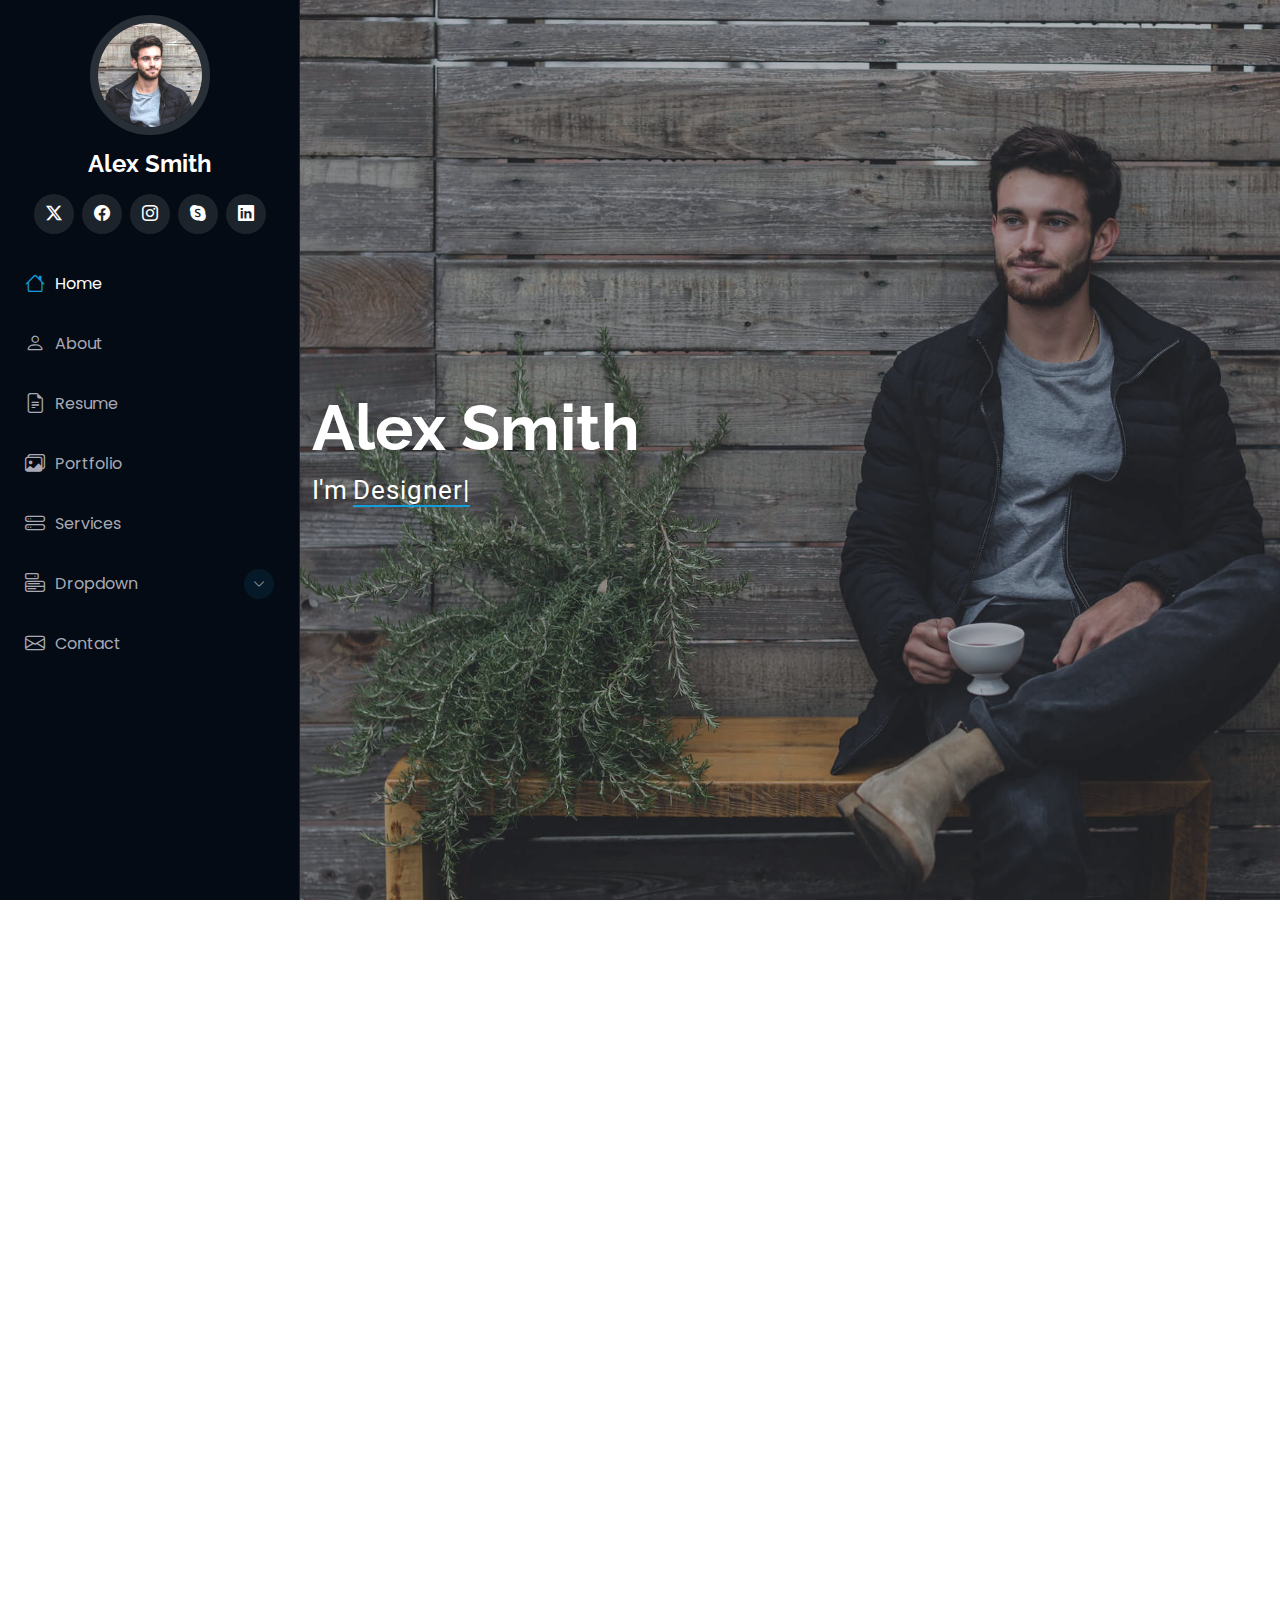
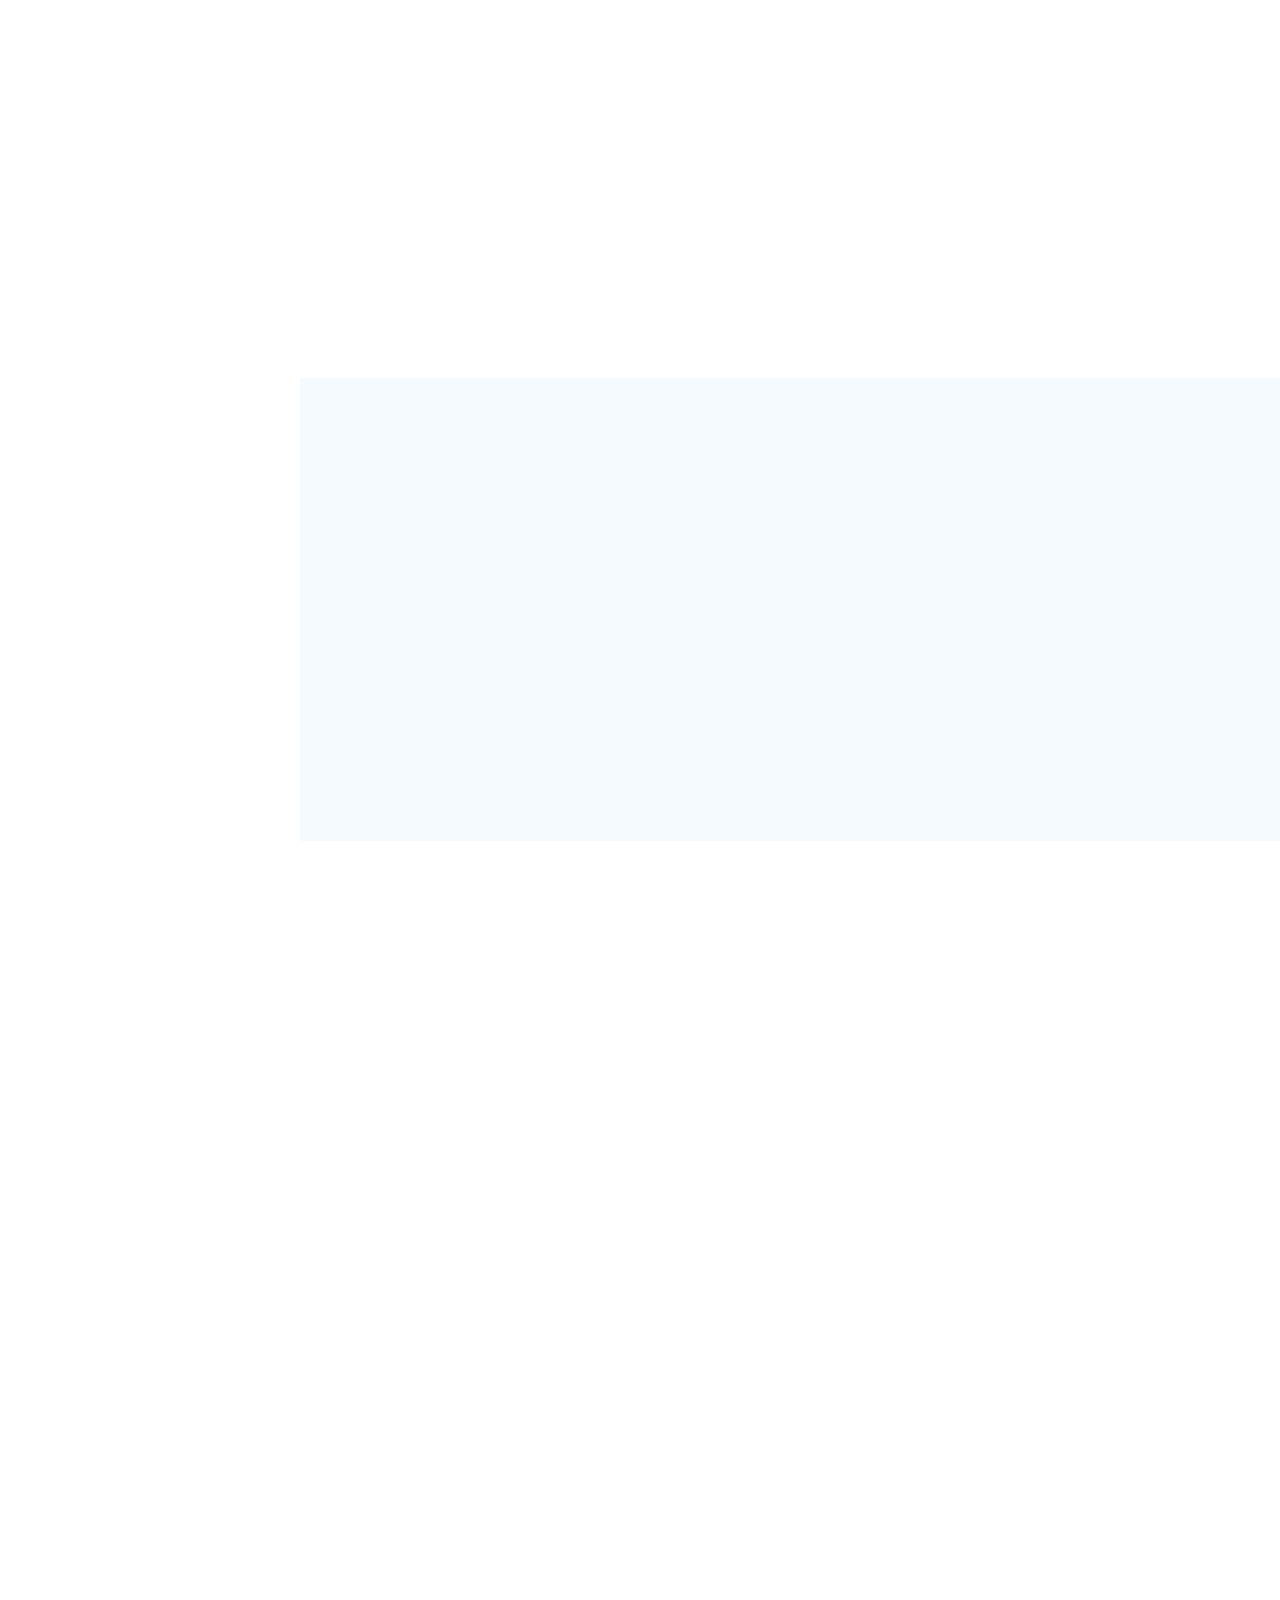
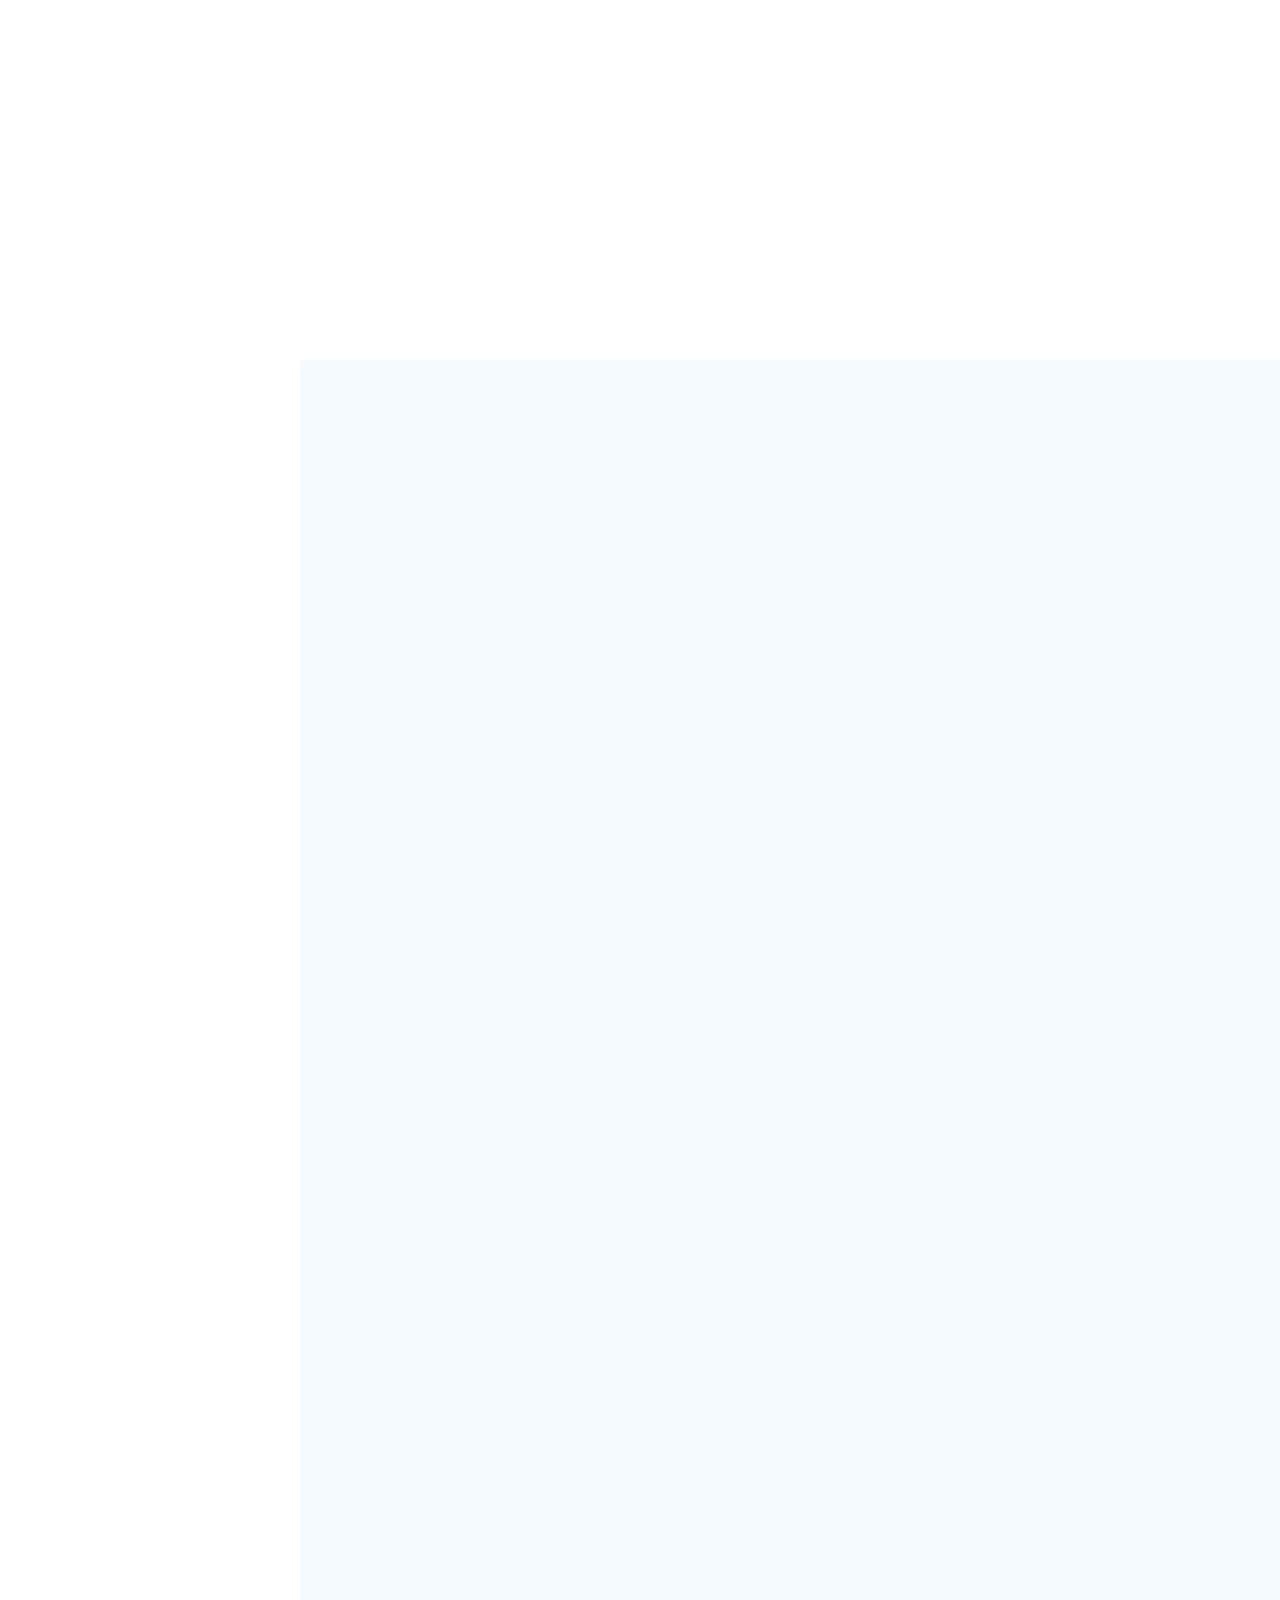
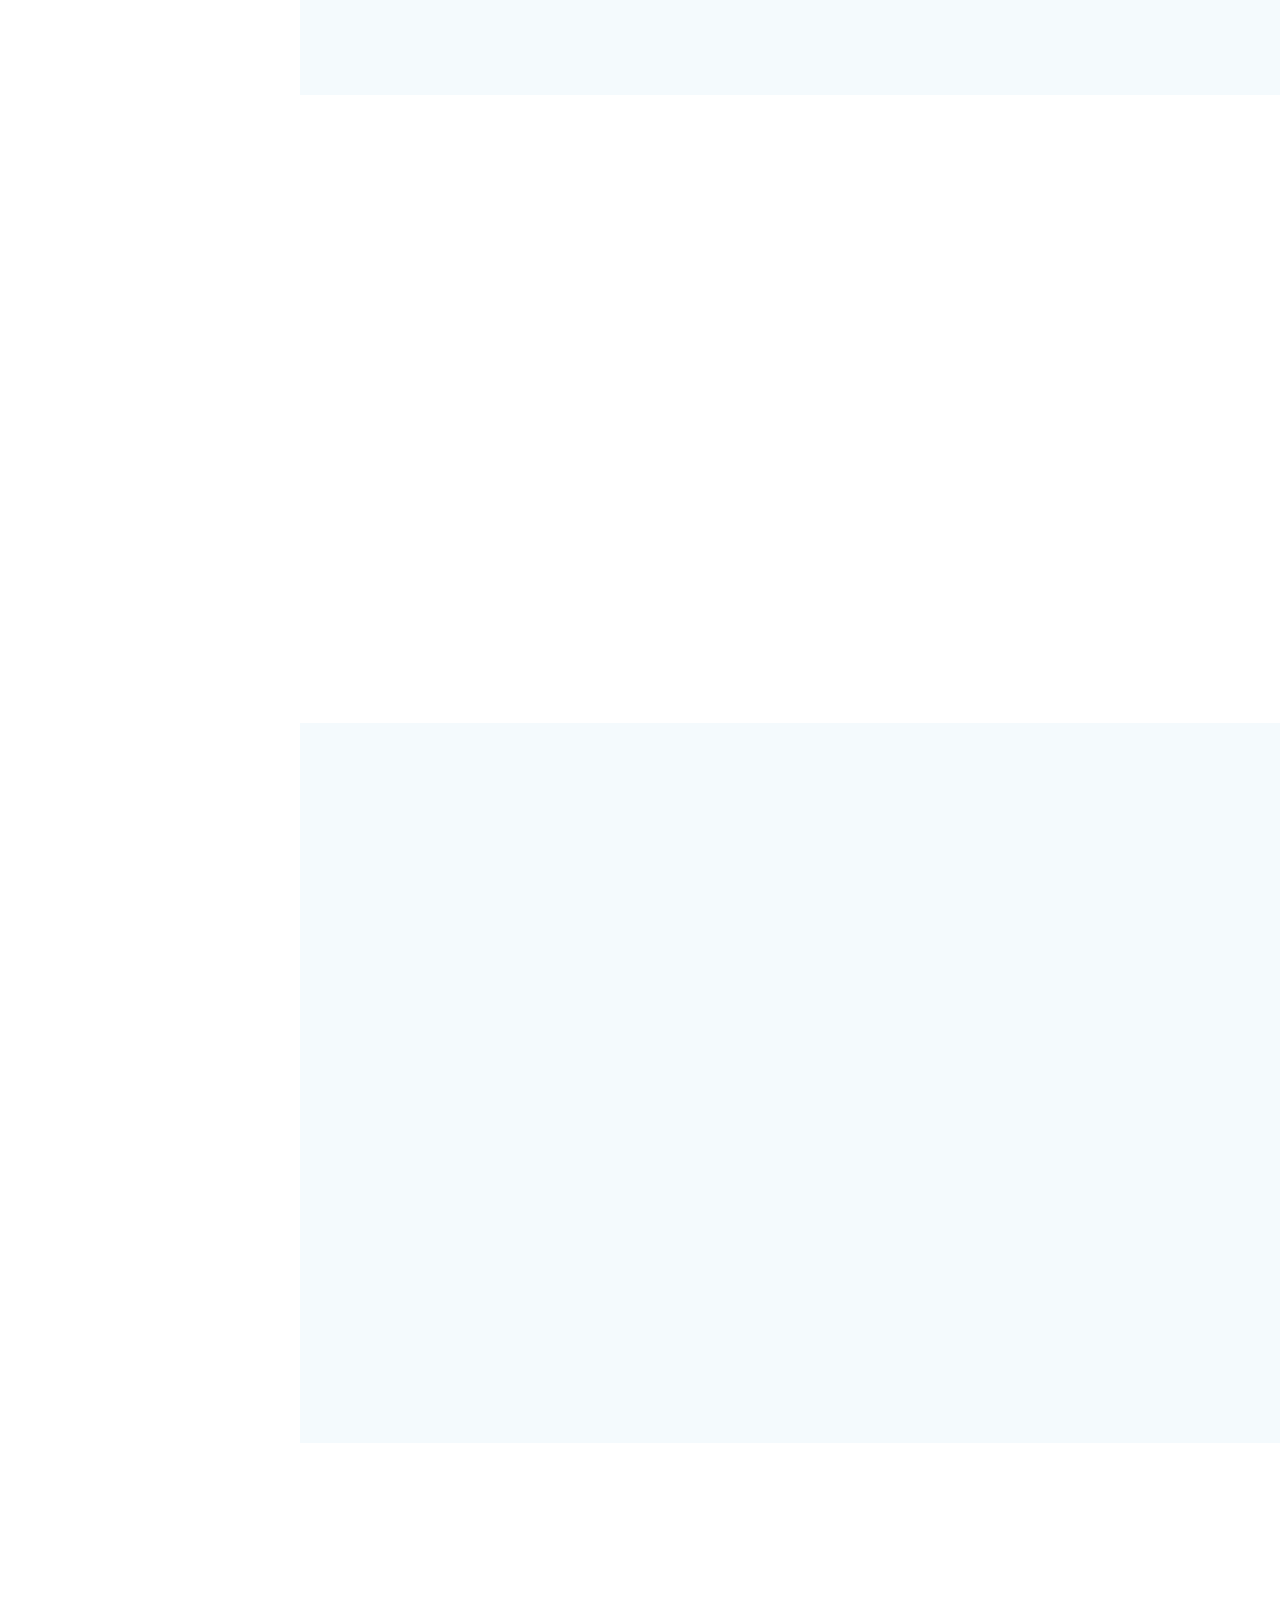
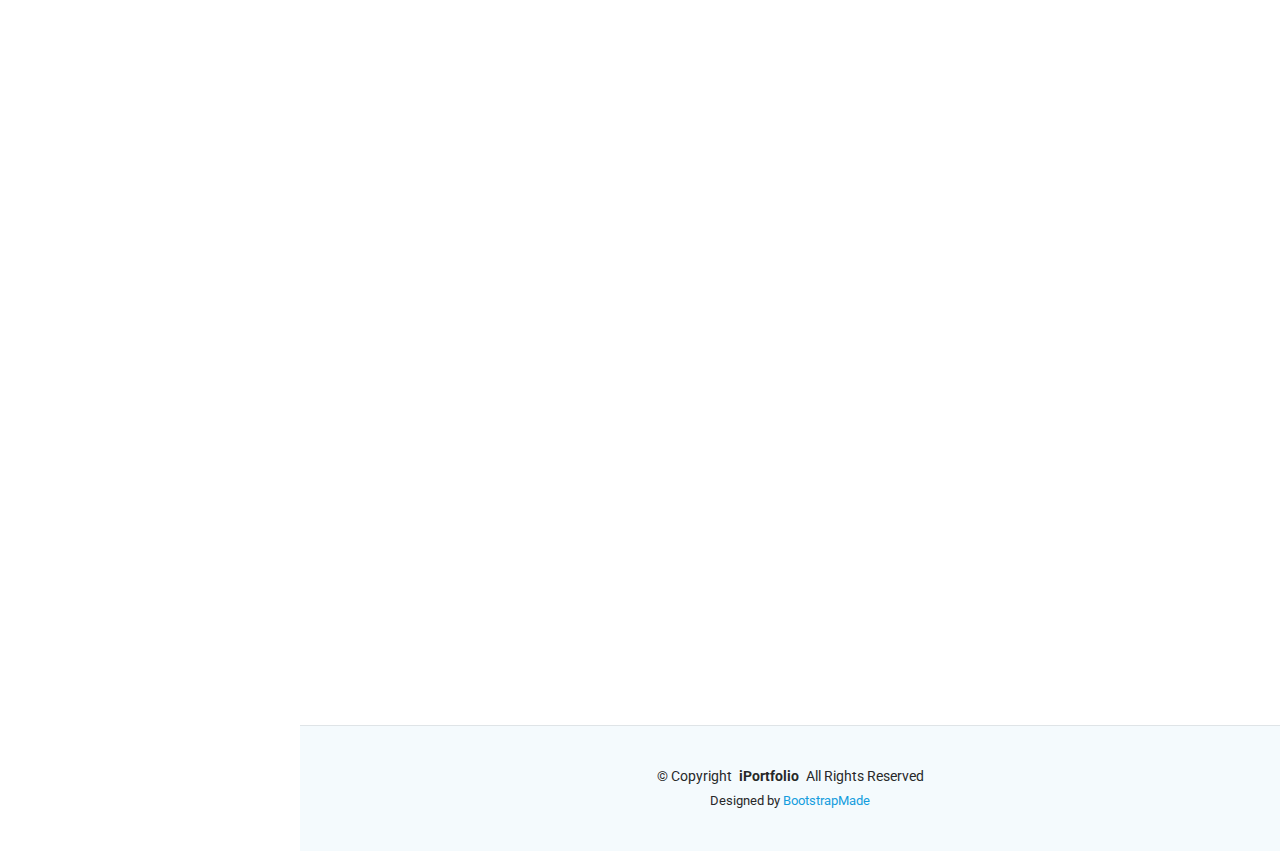
<file: index.html>
<!DOCTYPE html>
<html lang="en">

<head>
  <meta charset="utf-8">
  <meta content="width=device-width, initial-scale=1.0" name="viewport">
  <title>Index - iPortfolio Bootstrap Template</title>
  <meta content="" name="description">
  <meta content="" name="keywords">

  <!-- Favicons -->
  <link href="assets/img/favicon.png" rel="icon">
  <link href="assets/img/apple-touch-icon.png" rel="apple-touch-icon">

  <!-- Fonts -->
  <link href="https://fonts.googleapis.com" rel="preconnect">
  <link href="https://fonts.gstatic.com" rel="preconnect" crossorigin>
  <link href="https://fonts.googleapis.com/css2?family=Roboto:ital,wght@0,100;0,300;0,400;0,500;0,700;0,900;1,100;1,300;1,400;1,500;1,700;1,900&family=Poppins:ital,wght@0,100;0,200;0,300;0,400;0,500;0,600;0,700;0,800;0,900;1,100;1,200;1,300;1,400;1,500;1,600;1,700;1,800;1,900&family=Raleway:ital,wght@0,100;0,200;0,300;0,400;0,500;0,600;0,700;0,800;0,900;1,100;1,200;1,300;1,400;1,500;1,600;1,700;1,800;1,900&display=swap" rel="stylesheet">

  <!-- Vendor CSS Files -->
  <link href="assets/vendor/bootstrap/css/bootstrap.min.css" rel="stylesheet">
  <link href="assets/vendor/bootstrap-icons/bootstrap-icons.css" rel="stylesheet">
  <link href="assets/vendor/aos/aos.css" rel="stylesheet">
  <link href="assets/vendor/glightbox/css/glightbox.min.css" rel="stylesheet">
  <link href="assets/vendor/swiper/swiper-bundle.min.css" rel="stylesheet">

  <!-- Main CSS File -->
  <link href="assets/css/main.css" rel="stylesheet">

  <!-- =======================================================
  * Template Name: iPortfolio
  * Template URL: https://bootstrapmade.com/iportfolio-bootstrap-portfolio-websites-template/
  * Updated: Jun 29 2024 with Bootstrap v5.3.3
  * Author: BootstrapMade.com
  * License: https://bootstrapmade.com/license/
  ======================================================== -->
</head>

<body class="index-page">

  <header id="header" class="header dark-background d-flex flex-column">
    <i class="header-toggle d-xl-none bi bi-list"></i>

    <div class="profile-img">
      <img src="assets/img/my-profile-img.jpg" alt="" class="img-fluid rounded-circle">
    </div>

    <a href="index.html" class="logo d-flex align-items-center justify-content-center">
      <!-- Uncomment the line below if you also wish to use an image logo -->
      <!-- <img src="assets/img/logo.png" alt=""> -->
      <h1 class="sitename">Alex Smith</h1>
    </a>

    <div class="social-links text-center">
      <a href="#" class="twitter"><i class="bi bi-twitter-x"></i></a>
      <a href="#" class="facebook"><i class="bi bi-facebook"></i></a>
      <a href="#" class="instagram"><i class="bi bi-instagram"></i></a>
      <a href="#" class="google-plus"><i class="bi bi-skype"></i></a>
      <a href="#" class="linkedin"><i class="bi bi-linkedin"></i></a>
    </div>

    <nav id="navmenu" class="navmenu">
      <ul>
        <li><a href="#hero" class="active"><i class="bi bi-house navicon"></i>Home</a></li>
        <li><a href="#about"><i class="bi bi-person navicon"></i> About</a></li>
        <li><a href="#resume"><i class="bi bi-file-earmark-text navicon"></i> Resume</a></li>
        <li><a href="#portfolio"><i class="bi bi-images navicon"></i> Portfolio</a></li>
        <li><a href="#services"><i class="bi bi-hdd-stack navicon"></i> Services</a></li>
        <li class="dropdown"><a href="#"><i class="bi bi-menu-button navicon"></i> <span>Dropdown</span> <i class="bi bi-chevron-down toggle-dropdown"></i></a>
          <ul>
            <li><a href="#">Dropdown 1</a></li>
            <li class="dropdown"><a href="#"><span>Deep Dropdown</span> <i class="bi bi-chevron-down toggle-dropdown"></i></a>
              <ul>
                <li><a href="#">Deep Dropdown 1</a></li>
                <li><a href="#">Deep Dropdown 2</a></li>
                <li><a href="#">Deep Dropdown 3</a></li>
                <li><a href="#">Deep Dropdown 4</a></li>
                <li><a href="#">Deep Dropdown 5</a></li>
              </ul>
            </li>
            <li><a href="#">Dropdown 2</a></li>
            <li><a href="#">Dropdown 3</a></li>
            <li><a href="#">Dropdown 4</a></li>
          </ul>
        </li>
        <li><a href="#contact"><i class="bi bi-envelope navicon"></i> Contact</a></li>
      </ul>
    </nav>

  </header>

  <main class="main">

    <!-- Hero Section -->
    <section id="hero" class="hero section dark-background">

      <img src="assets/img/hero-bg.jpg" alt="" data-aos="fade-in" class="">

      <div class="container" data-aos="fade-up" data-aos-delay="100">
        <h2>Alex Smith</h2>
        <p>I'm <span class="typed" data-typed-items="Designer, Developer, Freelancer, Photographer">Designer</span><span class="typed-cursor typed-cursor--blink" aria-hidden="true"></span><span class="typed-cursor typed-cursor--blink" aria-hidden="true"></span></p>
      </div>

    </section><!-- /Hero Section -->

    <!-- About Section -->
    <section id="about" class="about section">

      <!-- Section Title -->
      <div class="container section-title" data-aos="fade-up">
        <h2>About</h2>
        <p>Magnam dolores commodi suscipit. Necessitatibus eius consequatur ex aliquid fuga eum quidem. Sit sint consectetur velit. Quisquam quos quisquam cupiditate. Et nemo qui impedit suscipit alias ea. Quia fugiat sit in iste officiis commodi quidem hic quas.</p>
      </div><!-- End Section Title -->

      <div class="container" data-aos="fade-up" data-aos-delay="100">

        <div class="row gy-4 justify-content-center">
          <div class="col-lg-4">
            <img src="assets/img/my-profile-img.jpg" class="img-fluid" alt="">
          </div>
          <div class="col-lg-8 content">
            <h2>UI/UX Designer &amp; Web Developer.</h2>
            <p class="fst-italic py-3">
              Lorem ipsum dolor sit amet, consectetur adipiscing elit, sed do eiusmod tempor incididunt ut labore et dolore
              magna aliqua.
            </p>
            <div class="row">
              <div class="col-lg-6">
                <ul>
                  <li><i class="bi bi-chevron-right"></i> <strong>Birthday:</strong> <span>1 May 1995</span></li>
                  <li><i class="bi bi-chevron-right"></i> <strong>Website:</strong> <span>www.example.com</span></li>
                  <li><i class="bi bi-chevron-right"></i> <strong>Phone:</strong> <span>+123 456 7890</span></li>
                  <li><i class="bi bi-chevron-right"></i> <strong>City:</strong> <span>New York, USA</span></li>
                </ul>
              </div>
              <div class="col-lg-6">
                <ul>
                  <li><i class="bi bi-chevron-right"></i> <strong>Age:</strong> <span>30</span></li>
                  <li><i class="bi bi-chevron-right"></i> <strong>Degree:</strong> <span>Master</span></li>
                  <li><i class="bi bi-chevron-right"></i> <strong>Email:</strong> <span>email@example.com</span></li>
                  <li><i class="bi bi-chevron-right"></i> <strong>Freelance:</strong> <span>Available</span></li>
                </ul>
              </div>
            </div>
            <p class="py-3">
              Officiis eligendi itaque labore et dolorum mollitia officiis optio vero. Quisquam sunt adipisci omnis et ut. Nulla accusantium dolor incidunt officia tempore. Et eius omnis.
              Cupiditate ut dicta maxime officiis quidem quia. Sed et consectetur qui quia repellendus itaque neque.
            </p>
          </div>
        </div>

      </div>

    </section><!-- /About Section -->

    <!-- Stats Section -->
    <section id="stats" class="stats section">

      <div class="container" data-aos="fade-up" data-aos-delay="100">

        <div class="row gy-4">

          <div class="col-lg-3 col-md-6">
            <div class="stats-item">
              <i class="bi bi-emoji-smile"></i>
              <span data-purecounter-start="0" data-purecounter-end="232" data-purecounter-duration="1" class="purecounter"></span>
              <p><strong>Happy Clients</strong> <span>consequuntur quae</span></p>
            </div>
          </div><!-- End Stats Item -->

          <div class="col-lg-3 col-md-6">
            <div class="stats-item">
              <i class="bi bi-journal-richtext"></i>
              <span data-purecounter-start="0" data-purecounter-end="521" data-purecounter-duration="1" class="purecounter"></span>
              <p><strong>Projects</strong> <span>adipisci atque cum quia aut</span></p>
            </div>
          </div><!-- End Stats Item -->

          <div class="col-lg-3 col-md-6">
            <div class="stats-item">
              <i class="bi bi-headset"></i>
              <span data-purecounter-start="0" data-purecounter-end="1453" data-purecounter-duration="1" class="purecounter"></span>
              <p><strong>Hours Of Support</strong> <span>aut commodi quaerat</span></p>
            </div>
          </div><!-- End Stats Item -->

          <div class="col-lg-3 col-md-6">
            <div class="stats-item">
              <i class="bi bi-people"></i>
              <span data-purecounter-start="0" data-purecounter-end="32" data-purecounter-duration="1" class="purecounter"></span>
              <p><strong>Hard Workers</strong> <span>rerum asperiores dolor</span></p>
            </div>
          </div><!-- End Stats Item -->

        </div>

      </div>

    </section><!-- /Stats Section -->

    <!-- Skills Section -->
    <section id="skills" class="skills section light-background">

      <!-- Section Title -->
      <div class="container section-title" data-aos="fade-up">
        <h2>Skills</h2>
        <p>Necessitatibus eius consequatur ex aliquid fuga eum quidem sint consectetur velit</p>
      </div><!-- End Section Title -->

      <div class="container" data-aos="fade-up" data-aos-delay="100">

        <div class="row skills-content skills-animation">

          <div class="col-lg-6">

            <div class="progress">
              <span class="skill"><span>HTML</span> <i class="val">100%</i></span>
              <div class="progress-bar-wrap">
                <div class="progress-bar" role="progressbar" aria-valuenow="100" aria-valuemin="0" aria-valuemax="100"></div>
              </div>
            </div><!-- End Skills Item -->

            <div class="progress">
              <span class="skill"><span>CSS</span> <i class="val">90%</i></span>
              <div class="progress-bar-wrap">
                <div class="progress-bar" role="progressbar" aria-valuenow="90" aria-valuemin="0" aria-valuemax="100"></div>
              </div>
            </div><!-- End Skills Item -->

            <div class="progress">
              <span class="skill"><span>JavaScript</span> <i class="val">75%</i></span>
              <div class="progress-bar-wrap">
                <div class="progress-bar" role="progressbar" aria-valuenow="75" aria-valuemin="0" aria-valuemax="100"></div>
              </div>
            </div><!-- End Skills Item -->

          </div>

          <div class="col-lg-6">

            <div class="progress">
              <span class="skill"><span>PHP</span> <i class="val">80%</i></span>
              <div class="progress-bar-wrap">
                <div class="progress-bar" role="progressbar" aria-valuenow="80" aria-valuemin="0" aria-valuemax="100"></div>
              </div>
            </div><!-- End Skills Item -->

            <div class="progress">
              <span class="skill"><span>WordPress/CMS</span> <i class="val">90%</i></span>
              <div class="progress-bar-wrap">
                <div class="progress-bar" role="progressbar" aria-valuenow="90" aria-valuemin="0" aria-valuemax="100"></div>
              </div>
            </div><!-- End Skills Item -->

            <div class="progress">
              <span class="skill"><span>Photoshop</span> <i class="val">55%</i></span>
              <div class="progress-bar-wrap">
                <div class="progress-bar" role="progressbar" aria-valuenow="55" aria-valuemin="0" aria-valuemax="100"></div>
              </div>
            </div><!-- End Skills Item -->

          </div>

        </div>

      </div>

    </section><!-- /Skills Section -->

    <!-- Resume Section -->
    <section id="resume" class="resume section">

      <!-- Section Title -->
      <div class="container section-title" data-aos="fade-up">
        <h2>Resume</h2>
        <p>Magnam dolores commodi suscipit. Necessitatibus eius consequatur ex aliquid fuga eum quidem. Sit sint consectetur velit. Quisquam quos quisquam cupiditate. Et nemo qui impedit suscipit alias ea. Quia fugiat sit in iste officiis commodi quidem hic quas.</p>
      </div><!-- End Section Title -->

      <div class="container">

        <div class="row">

          <div class="col-lg-6" data-aos="fade-up" data-aos-delay="100">
            <h3 class="resume-title">Sumary</h3>

            <div class="resume-item pb-0">
              <h4>Brandon Johnson</h4>
              <p><em>Innovative and deadline-driven Graphic Designer with 3+ years of experience designing and developing user-centered digital/print marketing material from initial concept to final, polished deliverable.</em></p>
              <ul>
                <li>Portland par 127,Orlando, FL</li>
                <li>(123) 456-7891</li>
                <li>alice.barkley@example.com</li>
              </ul>
            </div><!-- Edn Resume Item -->

            <h3 class="resume-title">Education</h3>
            <div class="resume-item">
              <h4>Master of Fine Arts &amp; Graphic Design</h4>
              <h5>2015 - 2016</h5>
              <p><em>Rochester Institute of Technology, Rochester, NY</em></p>
              <p>Qui deserunt veniam. Et sed aliquam labore tempore sed quisquam iusto autem sit. Ea vero voluptatum qui ut dignissimos deleniti nerada porti sand markend</p>
            </div><!-- Edn Resume Item -->

            <div class="resume-item">
              <h4>Bachelor of Fine Arts &amp; Graphic Design</h4>
              <h5>2010 - 2014</h5>
              <p><em>Rochester Institute of Technology, Rochester, NY</em></p>
              <p>Quia nobis sequi est occaecati aut. Repudiandae et iusto quae reiciendis et quis Eius vel ratione eius unde vitae rerum voluptates asperiores voluptatem Earum molestiae consequatur neque etlon sader mart dila</p>
            </div><!-- Edn Resume Item -->

          </div>

          <div class="col-lg-6" data-aos="fade-up" data-aos-delay="200">
            <h3 class="resume-title">Professional Experience</h3>
            <div class="resume-item">
              <h4>Senior graphic design specialist</h4>
              <h5>2019 - Present</h5>
              <p><em>Experion, New York, NY </em></p>
              <ul>
                <li>Lead in the design, development, and implementation of the graphic, layout, and production communication materials</li>
                <li>Delegate tasks to the 7 members of the design team and provide counsel on all aspects of the project. </li>
                <li>Supervise the assessment of all graphic materials in order to ensure quality and accuracy of the design</li>
                <li>Oversee the efficient use of production project budgets ranging from $2,000 - $25,000</li>
              </ul>
            </div><!-- Edn Resume Item -->

            <div class="resume-item">
              <h4>Graphic design specialist</h4>
              <h5>2017 - 2018</h5>
              <p><em>Stepping Stone Advertising, New York, NY</em></p>
              <ul>
                <li>Developed numerous marketing programs (logos, brochures,infographics, presentations, and advertisements).</li>
                <li>Managed up to 5 projects or tasks at a given time while under pressure</li>
                <li>Recommended and consulted with clients on the most appropriate graphic design</li>
                <li>Created 4+ design presentations and proposals a month for clients and account managers</li>
              </ul>
            </div><!-- Edn Resume Item -->

          </div>

        </div>

      </div>

    </section><!-- /Resume Section -->

    <!-- Portfolio Section -->
    <section id="portfolio" class="portfolio section light-background">

      <!-- Section Title -->
      <div class="container section-title" data-aos="fade-up">
        <h2>Portfolio</h2>
        <p>Magnam dolores commodi suscipit. Necessitatibus eius consequatur ex aliquid fuga eum quidem. Sit sint consectetur velit. Quisquam quos quisquam cupiditate. Et nemo qui impedit suscipit alias ea. Quia fugiat sit in iste officiis commodi quidem hic quas.</p>
      </div><!-- End Section Title -->

      <div class="container">

        <div class="isotope-layout" data-default-filter="*" data-layout="masonry" data-sort="original-order">

          <ul class="portfolio-filters isotope-filters" data-aos="fade-up" data-aos-delay="100">
            <li data-filter="*" class="filter-active">All</li>
            <li data-filter=".filter-app">App</li>
            <li data-filter=".filter-product">Product</li>
            <li data-filter=".filter-branding">Branding</li>
            <li data-filter=".filter-books">Books</li>
          </ul><!-- End Portfolio Filters -->

          <div class="row gy-4 isotope-container" data-aos="fade-up" data-aos-delay="200">

            <div class="col-lg-4 col-md-6 portfolio-item isotope-item filter-app">
              <div class="portfolio-content h-100">
                <img src="assets/img/portfolio/app-1.jpg" class="img-fluid" alt="">
                <div class="portfolio-info">
                  <h4>App 1</h4>
                  <p>Lorem ipsum, dolor sit amet consectetur</p>
                  <a href="assets/img/portfolio/app-1.jpg" title="App 1" data-gallery="portfolio-gallery-app" class="glightbox preview-link"><i class="bi bi-zoom-in"></i></a>
                  <a href="portfolio-details.html" title="More Details" class="details-link"><i class="bi bi-link-45deg"></i></a>
                </div>
              </div>
            </div><!-- End Portfolio Item -->

            <div class="col-lg-4 col-md-6 portfolio-item isotope-item filter-product">
              <div class="portfolio-content h-100">
                <img src="assets/img/portfolio/product-1.jpg" class="img-fluid" alt="">
                <div class="portfolio-info">
                  <h4>Product 1</h4>
                  <p>Lorem ipsum, dolor sit amet consectetur</p>
                  <a href="assets/img/portfolio/product-1.jpg" title="Product 1" data-gallery="portfolio-gallery-product" class="glightbox preview-link"><i class="bi bi-zoom-in"></i></a>
                  <a href="portfolio-details.html" title="More Details" class="details-link"><i class="bi bi-link-45deg"></i></a>
                </div>
              </div>
            </div><!-- End Portfolio Item -->

            <div class="col-lg-4 col-md-6 portfolio-item isotope-item filter-branding">
              <div class="portfolio-content h-100">
                <img src="assets/img/portfolio/branding-1.jpg" class="img-fluid" alt="">
                <div class="portfolio-info">
                  <h4>Branding 1</h4>
                  <p>Lorem ipsum, dolor sit amet consectetur</p>
                  <a href="assets/img/portfolio/branding-1.jpg" title="Branding 1" data-gallery="portfolio-gallery-branding" class="glightbox preview-link"><i class="bi bi-zoom-in"></i></a>
                  <a href="portfolio-details.html" title="More Details" class="details-link"><i class="bi bi-link-45deg"></i></a>
                </div>
              </div>
            </div><!-- End Portfolio Item -->

            <div class="col-lg-4 col-md-6 portfolio-item isotope-item filter-books">
              <div class="portfolio-content h-100">
                <img src="assets/img/portfolio/books-1.jpg" class="img-fluid" alt="">
                <div class="portfolio-info">
                  <h4>Books 1</h4>
                  <p>Lorem ipsum, dolor sit amet consectetur</p>
                  <a href="assets/img/portfolio/books-1.jpg" title="Branding 1" data-gallery="portfolio-gallery-book" class="glightbox preview-link"><i class="bi bi-zoom-in"></i></a>
                  <a href="portfolio-details.html" title="More Details" class="details-link"><i class="bi bi-link-45deg"></i></a>
                </div>
              </div>
            </div><!-- End Portfolio Item -->

            <div class="col-lg-4 col-md-6 portfolio-item isotope-item filter-app">
              <div class="portfolio-content h-100">
                <img src="assets/img/portfolio/app-2.jpg" class="img-fluid" alt="">
                <div class="portfolio-info">
                  <h4>App 2</h4>
                  <p>Lorem ipsum, dolor sit amet consectetur</p>
                  <a href="assets/img/portfolio/app-2.jpg" title="App 2" data-gallery="portfolio-gallery-app" class="glightbox preview-link"><i class="bi bi-zoom-in"></i></a>
                  <a href="portfolio-details.html" title="More Details" class="details-link"><i class="bi bi-link-45deg"></i></a>
                </div>
              </div>
            </div><!-- End Portfolio Item -->

            <div class="col-lg-4 col-md-6 portfolio-item isotope-item filter-product">
              <div class="portfolio-content h-100">
                <img src="assets/img/portfolio/product-2.jpg" class="img-fluid" alt="">
                <div class="portfolio-info">
                  <h4>Product 2</h4>
                  <p>Lorem ipsum, dolor sit amet consectetur</p>
                  <a href="assets/img/portfolio/product-2.jpg" title="Product 2" data-gallery="portfolio-gallery-product" class="glightbox preview-link"><i class="bi bi-zoom-in"></i></a>
                  <a href="portfolio-details.html" title="More Details" class="details-link"><i class="bi bi-link-45deg"></i></a>
                </div>
              </div>
            </div><!-- End Portfolio Item -->

            <div class="col-lg-4 col-md-6 portfolio-item isotope-item filter-branding">
              <div class="portfolio-content h-100">
                <img src="assets/img/portfolio/branding-2.jpg" class="img-fluid" alt="">
                <div class="portfolio-info">
                  <h4>Branding 2</h4>
                  <p>Lorem ipsum, dolor sit amet consectetur</p>
                  <a href="assets/img/portfolio/branding-2.jpg" title="Branding 2" data-gallery="portfolio-gallery-branding" class="glightbox preview-link"><i class="bi bi-zoom-in"></i></a>
                  <a href="portfolio-details.html" title="More Details" class="details-link"><i class="bi bi-link-45deg"></i></a>
                </div>
              </div>
            </div><!-- End Portfolio Item -->

            <div class="col-lg-4 col-md-6 portfolio-item isotope-item filter-books">
              <div class="portfolio-content h-100">
                <img src="assets/img/portfolio/books-2.jpg" class="img-fluid" alt="">
                <div class="portfolio-info">
                  <h4>Books 2</h4>
                  <p>Lorem ipsum, dolor sit amet consectetur</p>
                  <a href="assets/img/portfolio/books-2.jpg" title="Branding 2" data-gallery="portfolio-gallery-book" class="glightbox preview-link"><i class="bi bi-zoom-in"></i></a>
                  <a href="portfolio-details.html" title="More Details" class="details-link"><i class="bi bi-link-45deg"></i></a>
                </div>
              </div>
            </div><!-- End Portfolio Item -->

            <div class="col-lg-4 col-md-6 portfolio-item isotope-item filter-app">
              <div class="portfolio-content h-100">
                <img src="assets/img/portfolio/app-3.jpg" class="img-fluid" alt="">
                <div class="portfolio-info">
                  <h4>App 3</h4>
                  <p>Lorem ipsum, dolor sit amet consectetur</p>
                  <a href="assets/img/portfolio/app-3.jpg" title="App 3" data-gallery="portfolio-gallery-app" class="glightbox preview-link"><i class="bi bi-zoom-in"></i></a>
                  <a href="portfolio-details.html" title="More Details" class="details-link"><i class="bi bi-link-45deg"></i></a>
                </div>
              </div>
            </div><!-- End Portfolio Item -->

            <div class="col-lg-4 col-md-6 portfolio-item isotope-item filter-product">
              <div class="portfolio-content h-100">
                <img src="assets/img/portfolio/product-3.jpg" class="img-fluid" alt="">
                <div class="portfolio-info">
                  <h4>Product 3</h4>
                  <p>Lorem ipsum, dolor sit amet consectetur</p>
                  <a href="assets/img/portfolio/product-3.jpg" title="Product 3" data-gallery="portfolio-gallery-product" class="glightbox preview-link"><i class="bi bi-zoom-in"></i></a>
                  <a href="portfolio-details.html" title="More Details" class="details-link"><i class="bi bi-link-45deg"></i></a>
                </div>
              </div>
            </div><!-- End Portfolio Item -->

            <div class="col-lg-4 col-md-6 portfolio-item isotope-item filter-branding">
              <div class="portfolio-content h-100">
                <img src="assets/img/portfolio/branding-3.jpg" class="img-fluid" alt="">
                <div class="portfolio-info">
                  <h4>Branding 3</h4>
                  <p>Lorem ipsum, dolor sit amet consectetur</p>
                  <a href="assets/img/portfolio/branding-3.jpg" title="Branding 2" data-gallery="portfolio-gallery-branding" class="glightbox preview-link"><i class="bi bi-zoom-in"></i></a>
                  <a href="portfolio-details.html" title="More Details" class="details-link"><i class="bi bi-link-45deg"></i></a>
                </div>
              </div>
            </div><!-- End Portfolio Item -->

            <div class="col-lg-4 col-md-6 portfolio-item isotope-item filter-books">
              <div class="portfolio-content h-100">
                <img src="assets/img/portfolio/books-3.jpg" class="img-fluid" alt="">
                <div class="portfolio-info">
                  <h4>Books 3</h4>
                  <p>Lorem ipsum, dolor sit amet consectetur</p>
                  <a href="assets/img/portfolio/books-3.jpg" title="Branding 3" data-gallery="portfolio-gallery-book" class="glightbox preview-link"><i class="bi bi-zoom-in"></i></a>
                  <a href="portfolio-details.html" title="More Details" class="details-link"><i class="bi bi-link-45deg"></i></a>
                </div>
              </div>
            </div><!-- End Portfolio Item -->

          </div><!-- End Portfolio Container -->

        </div>

      </div>

    </section><!-- /Portfolio Section -->

    <!-- Services Section -->
    <section id="services" class="services section">

      <!-- Section Title -->
      <div class="container section-title" data-aos="fade-up">
        <h2>Services</h2>
        <p>Magnam dolores commodi suscipit. Necessitatibus eius consequatur ex aliquid fuga eum quidem. Sit sint consectetur velit. Quisquam quos quisquam cupiditate. Et nemo qui impedit suscipit alias ea. Quia fugiat sit in iste officiis commodi quidem hic quas.</p>
      </div><!-- End Section Title -->

      <div class="container">

        <div class="row gy-4">

          <div class="col-lg-4 col-md-6 service-item d-flex" data-aos="fade-up" data-aos-delay="100">
            <div class="icon flex-shrink-0"><i class="bi bi-briefcase"></i></div>
            <div>
              <h4 class="title"><a href="service-details.html" class="stretched-link">Lorem Ipsum</a></h4>
              <p class="description">Voluptatum deleniti atque corrupti quos dolores et quas molestias excepturi sint occaecati cupiditate non provident</p>
            </div>
          </div>
          <!-- End Service Item -->

          <div class="col-lg-4 col-md-6 service-item d-flex" data-aos="fade-up" data-aos-delay="200">
            <div class="icon flex-shrink-0"><i class="bi bi-card-checklist"></i></div>
            <div>
              <h4 class="title"><a href="service-details.html" class="stretched-link">Dolor Sitema</a></h4>
              <p class="description">Minim veniam, quis nostrud exercitation ullamco laboris nisi ut aliquip ex ea commodo consequat tarad limino ata</p>
            </div>
          </div><!-- End Service Item -->

          <div class="col-lg-4 col-md-6 service-item d-flex" data-aos="fade-up" data-aos-delay="300">
            <div class="icon flex-shrink-0"><i class="bi bi-bar-chart"></i></div>
            <div>
              <h4 class="title"><a href="service-details.html" class="stretched-link">Sed ut perspiciatis</a></h4>
              <p class="description">Duis aute irure dolor in reprehenderit in voluptate velit esse cillum dolore eu fugiat nulla pariatur</p>
            </div>
          </div><!-- End Service Item -->

          <div class="col-lg-4 col-md-6 service-item d-flex" data-aos="fade-up" data-aos-delay="400">
            <div class="icon flex-shrink-0"><i class="bi bi-binoculars"></i></div>
            <div>
              <h4 class="title"><a href="service-details.html" class="stretched-link">Magni Dolores</a></h4>
              <p class="description">Excepteur sint occaecat cupidatat non proident, sunt in culpa qui officia deserunt mollit anim id est laborum</p>
            </div>
          </div><!-- End Service Item -->

          <div class="col-lg-4 col-md-6 service-item d-flex" data-aos="fade-up" data-aos-delay="500">
            <div class="icon flex-shrink-0"><i class="bi bi-brightness-high"></i></div>
            <div>
              <h4 class="title"><a href="service-details.html" class="stretched-link">Nemo Enim</a></h4>
              <p class="description">At vero eos et accusamus et iusto odio dignissimos ducimus qui blanditiis praesentium voluptatum deleniti atque</p>
            </div>
          </div><!-- End Service Item -->

          <div class="col-lg-4 col-md-6 service-item d-flex" data-aos="fade-up" data-aos-delay="600">
            <div class="icon flex-shrink-0"><i class="bi bi-calendar4-week"></i></div>
            <div>
              <h4 class="title"><a href="service-details.html" class="stretched-link">Eiusmod Tempor</a></h4>
              <p class="description">Et harum quidem rerum facilis est et expedita distinctio. Nam libero tempore, cum soluta nobis est eligendi</p>
            </div>
          </div><!-- End Service Item -->

        </div>

      </div>

    </section><!-- /Services Section -->

    <!-- Testimonials Section -->
    <section id="testimonials" class="testimonials section light-background">

      <!-- Section Title -->
      <div class="container section-title" data-aos="fade-up">
        <h2>Testimonials</h2>
        <p>Necessitatibus eius consequatur ex aliquid fuga eum quidem sint consectetur velit</p>
      </div><!-- End Section Title -->

      <div class="container" data-aos="fade-up" data-aos-delay="100">

        <div class="swiper init-swiper">
          <script type="application/json" class="swiper-config">
            {
              "loop": true,
              "speed": 600,
              "autoplay": {
                "delay": 5000
              },
              "slidesPerView": "auto",
              "pagination": {
                "el": ".swiper-pagination",
                "type": "bullets",
                "clickable": true
              },
              "breakpoints": {
                "320": {
                  "slidesPerView": 1,
                  "spaceBetween": 40
                },
                "1200": {
                  "slidesPerView": 3,
                  "spaceBetween": 1
                }
              }
            }
          </script>
          <div class="swiper-wrapper">

            <div class="swiper-slide">
              <div class="testimonial-item">
                <p>
                  <i class="bi bi-quote quote-icon-left"></i>
                  <span>Proin iaculis purus consequat sem cure digni ssim donec porttitora entum suscipit rhoncus. Accusantium quam, ultricies eget id, aliquam eget nibh et. Maecen aliquam, risus at semper.</span>
                  <i class="bi bi-quote quote-icon-right"></i>
                </p>
                <img src="assets/img/testimonials/testimonials-1.jpg" class="testimonial-img" alt="">
                <h3>Saul Goodman</h3>
                <h4>Ceo &amp; Founder</h4>
              </div>
            </div><!-- End testimonial item -->

            <div class="swiper-slide">
              <div class="testimonial-item">
                <p>
                  <i class="bi bi-quote quote-icon-left"></i>
                  <span>Export tempor illum tamen malis malis eram quae irure esse labore quem cillum quid malis quorum velit fore eram velit sunt aliqua noster fugiat irure amet legam anim culpa.</span>
                  <i class="bi bi-quote quote-icon-right"></i>
                </p>
                <img src="assets/img/testimonials/testimonials-2.jpg" class="testimonial-img" alt="">
                <h3>Sara Wilsson</h3>
                <h4>Designer</h4>
              </div>
            </div><!-- End testimonial item -->

            <div class="swiper-slide">
              <div class="testimonial-item">
                <p>
                  <i class="bi bi-quote quote-icon-left"></i>
                  <span>Enim nisi quem export duis labore cillum quae magna enim sint quorum nulla quem veniam duis minim tempor labore quem eram duis noster aute amet eram fore quis sint minim.</span>
                  <i class="bi bi-quote quote-icon-right"></i>
                </p>
                <img src="assets/img/testimonials/testimonials-3.jpg" class="testimonial-img" alt="">
                <h3>Jena Karlis</h3>
                <h4>Store Owner</h4>
              </div>
            </div><!-- End testimonial item -->

            <div class="swiper-slide">
              <div class="testimonial-item">
                <p>
                  <i class="bi bi-quote quote-icon-left"></i>
                  <span>Fugiat enim eram quae cillum dolore dolor amet nulla culpa multos export minim fugiat dolor enim duis veniam ipsum anim magna sunt elit fore quem dolore labore illum veniam.</span>
                  <i class="bi bi-quote quote-icon-right"></i>
                </p>
                <img src="assets/img/testimonials/testimonials-4.jpg" class="testimonial-img" alt="">
                <h3>Matt Brandon</h3>
                <h4>Freelancer</h4>
              </div>
            </div><!-- End testimonial item -->

            <div class="swiper-slide">
              <div class="testimonial-item">
                <p>
                  <i class="bi bi-quote quote-icon-left"></i>
                  <span>Quis quorum aliqua sint quem legam fore sunt eram irure aliqua veniam tempor noster veniam sunt culpa nulla illum cillum fugiat legam esse veniam culpa fore nisi cillum quid.</span>
                  <i class="bi bi-quote quote-icon-right"></i>
                </p>
                <img src="assets/img/testimonials/testimonials-5.jpg" class="testimonial-img" alt="">
                <h3>John Larson</h3>
                <h4>Entrepreneur</h4>
              </div>
            </div><!-- End testimonial item -->

          </div>
          <div class="swiper-pagination"></div>
        </div>

      </div>

    </section><!-- /Testimonials Section -->

    <!-- Contact Section -->
    <section id="contact" class="contact section">

      <!-- Section Title -->
      <div class="container section-title" data-aos="fade-up">
        <h2>Contact</h2>
        <p>Necessitatibus eius consequatur ex aliquid fuga eum quidem sint consectetur velit</p>
      </div><!-- End Section Title -->

      <div class="container" data-aos="fade-up" data-aos-delay="100">

        <div class="row gy-4">

          <div class="col-lg-5">

            <div class="info-wrap">
              <div class="info-item d-flex" data-aos="fade-up" data-aos-delay="200">
                <i class="bi bi-geo-alt flex-shrink-0"></i>
                <div>
                  <h3>Address</h3>
                  <p>A108 Adam Street, New York, NY 535022</p>
                </div>
              </div><!-- End Info Item -->

              <div class="info-item d-flex" data-aos="fade-up" data-aos-delay="300">
                <i class="bi bi-telephone flex-shrink-0"></i>
                <div>
                  <h3>Call Us</h3>
                  <p>+1 5589 55488 55</p>
                </div>
              </div><!-- End Info Item -->

              <div class="info-item d-flex" data-aos="fade-up" data-aos-delay="400">
                <i class="bi bi-envelope flex-shrink-0"></i>
                <div>
                  <h3>Email Us</h3>
                  <p>info@example.com</p>
                </div>
              </div><!-- End Info Item -->

              <iframe src="https://www.google.com/maps/embed?pb=!1m14!1m8!1m3!1d48389.78314118045!2d-74.006138!3d40.710059!3m2!1i1024!2i768!4f13.1!3m3!1m2!1s0x89c25a22a3bda30d%3A0xb89d1fe6bc499443!2sDowntown%20Conference%20Center!5e0!3m2!1sen!2sus!4v1676961268712!5m2!1sen!2sus" frameborder="0" style="border:0; width: 100%; height: 270px;" allowfullscreen="" loading="lazy" referrerpolicy="no-referrer-when-downgrade"></iframe>
            </div>
          </div>

          <div class="col-lg-7">
            <form action="forms/contact.php" method="post" class="php-email-form" data-aos="fade-up" data-aos-delay="200">
              <div class="row gy-4">

                <div class="col-md-6">
                  <label for="name-field" class="pb-2">Your Name</label>
                  <input type="text" name="name" id="name-field" class="form-control" required="">
                </div>

                <div class="col-md-6">
                  <label for="email-field" class="pb-2">Your Email</label>
                  <input type="email" class="form-control" name="email" id="email-field" required="">
                </div>

                <div class="col-md-12">
                  <label for="subject-field" class="pb-2">Subject</label>
                  <input type="text" class="form-control" name="subject" id="subject-field" required="">
                </div>

                <div class="col-md-12">
                  <label for="message-field" class="pb-2">Message</label>
                  <textarea class="form-control" name="message" rows="10" id="message-field" required=""></textarea>
                </div>

                <div class="col-md-12 text-center">
                  <div class="loading">Loading</div>
                  <div class="error-message"></div>
                  <div class="sent-message">Your message has been sent. Thank you!</div>

                  <button type="submit">Send Message</button>
                </div>

              </div>
            </form>
          </div><!-- End Contact Form -->

        </div>

      </div>

    </section><!-- /Contact Section -->

  </main>

  <footer id="footer" class="footer position-relative light-background">

    <div class="container">
      <div class="copyright text-center ">
        <p>© <span>Copyright</span> <strong class="px-1 sitename">iPortfolio</strong> <span>All Rights Reserved</span></p>
      </div>
      <div class="credits">
        <!-- All the links in the footer should remain intact. -->
        <!-- You can delete the links only if you've purchased the pro version. -->
        <!-- Licensing information: https://bootstrapmade.com/license/ -->
        <!-- Purchase the pro version with working PHP/AJAX contact form: [buy-url] -->
        Designed by <a href="https://bootstrapmade.com/">BootstrapMade</a>
      </div>
    </div>

  </footer>

  <!-- Scroll Top -->
  <a href="#" id="scroll-top" class="scroll-top d-flex align-items-center justify-content-center"><i class="bi bi-arrow-up-short"></i></a>

  <!-- Preloader -->
  <div id="preloader"></div>

  <!-- Vendor JS Files -->
  <script src="assets/vendor/bootstrap/js/bootstrap.bundle.min.js"></script>
  <script src="assets/vendor/php-email-form/validate.js"></script>
  <script src="assets/vendor/aos/aos.js"></script>
  <script src="assets/vendor/typed.js/typed.umd.js"></script>
  <script src="assets/vendor/purecounter/purecounter_vanilla.js"></script>
  <script src="assets/vendor/waypoints/noframework.waypoints.js"></script>
  <script src="assets/vendor/glightbox/js/glightbox.min.js"></script>
  <script src="assets/vendor/imagesloaded/imagesloaded.pkgd.min.js"></script>
  <script src="assets/vendor/isotope-layout/isotope.pkgd.min.js"></script>
  <script src="assets/vendor/swiper/swiper-bundle.min.js"></script>

  <!-- Main JS File -->
  <script src="assets/js/main.js"></script>

</body>

</html>
</file>
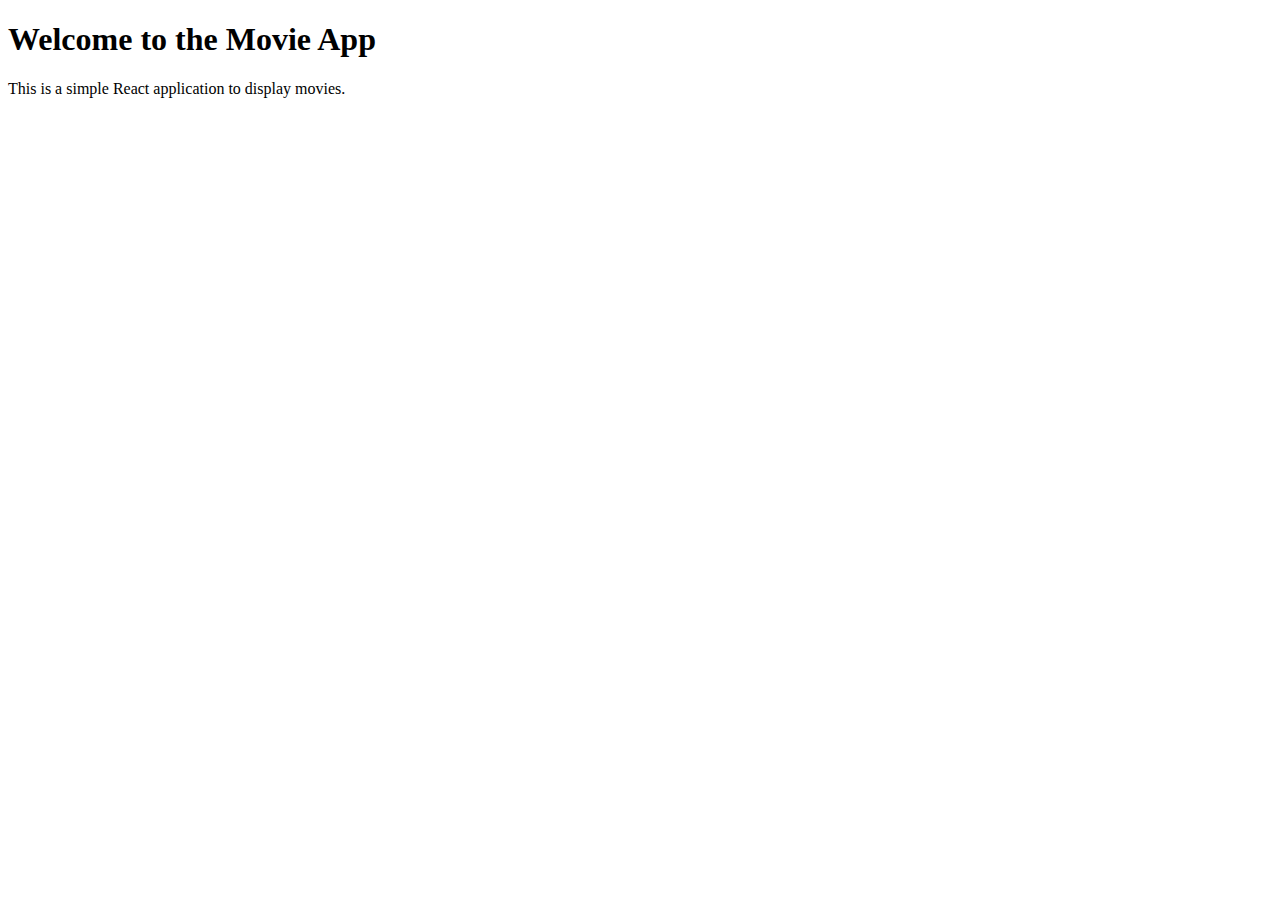
<file: movie-app-react/index.html>
<!DOCTYPE html>
<html lang="en">
<head>
    <meta charset="UTF-8">
    <meta name="viewport" content="width=device-width, initial-scale=1.0">
    <title>Movie-App</title>
</head>
<body>
    <section id="root">
        <h1>Welcome to the Movie App</h1>
        <p>This is a simple React application to display movies.</p>
        <div id="movie-list">
            <!-- Movie list will be rendered here -->
        </div>
    </section>
</body>
</html>
</file>
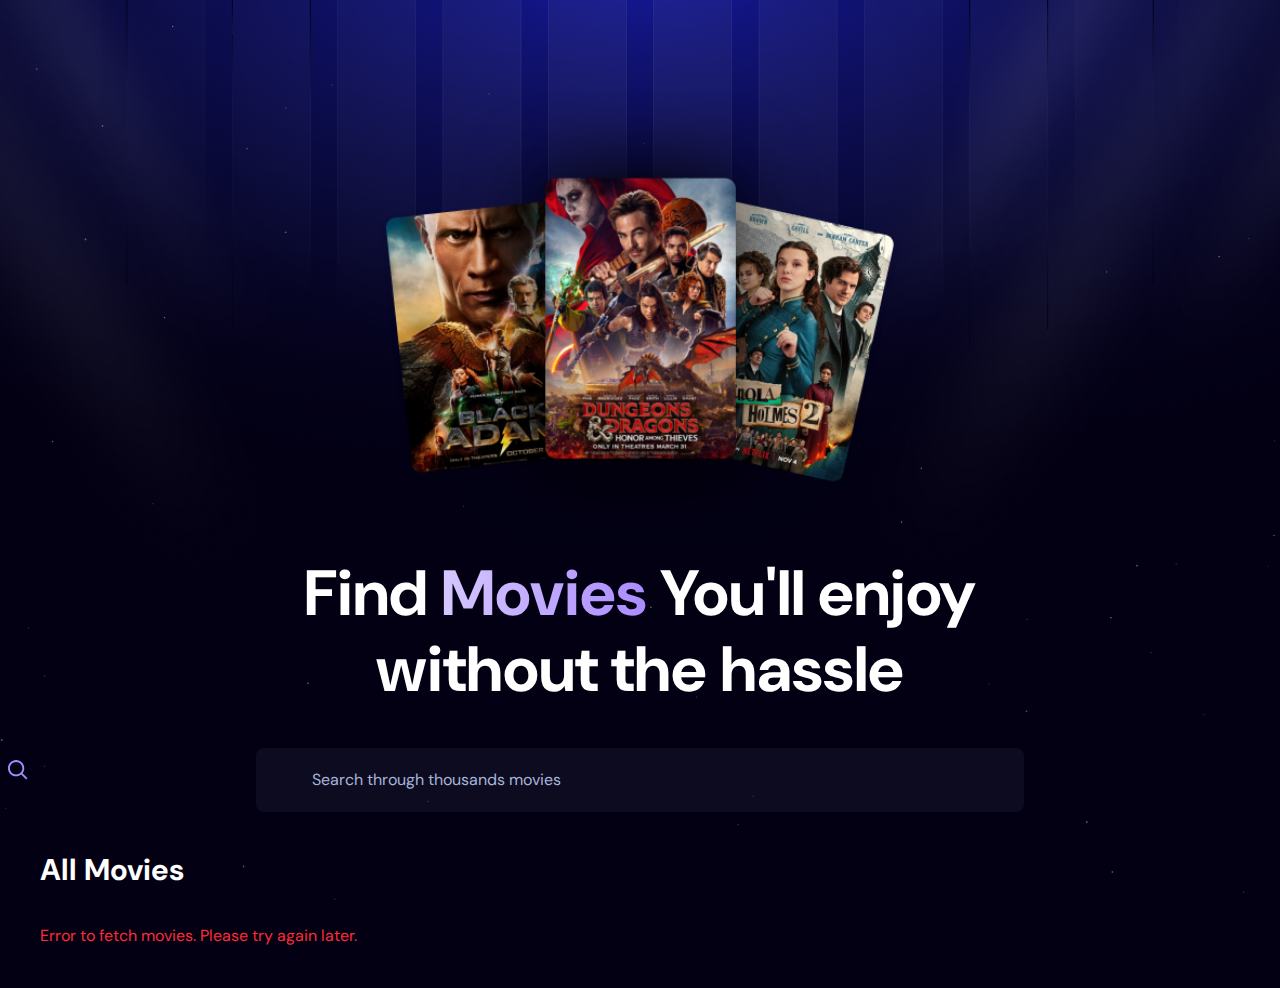
<file: portifolio/movie-app-react/index.html>
<!doctype html>
<html lang="en">
  <head>
    <meta charset="UTF-8" />    
    <meta name="viewport" content="width=device-width, initial-scale=1.0" />
    <title>Vite + React</title>
    <script type="module" crossorigin src="assets/js/index-_Pb2GxeJ.js"></script>
    <link rel="stylesheet" crossorigin href="assets/css/index-C06numwF.css">
  </head>
  <body>
    <div id="root"></div>
  </body>
</html>
</file>
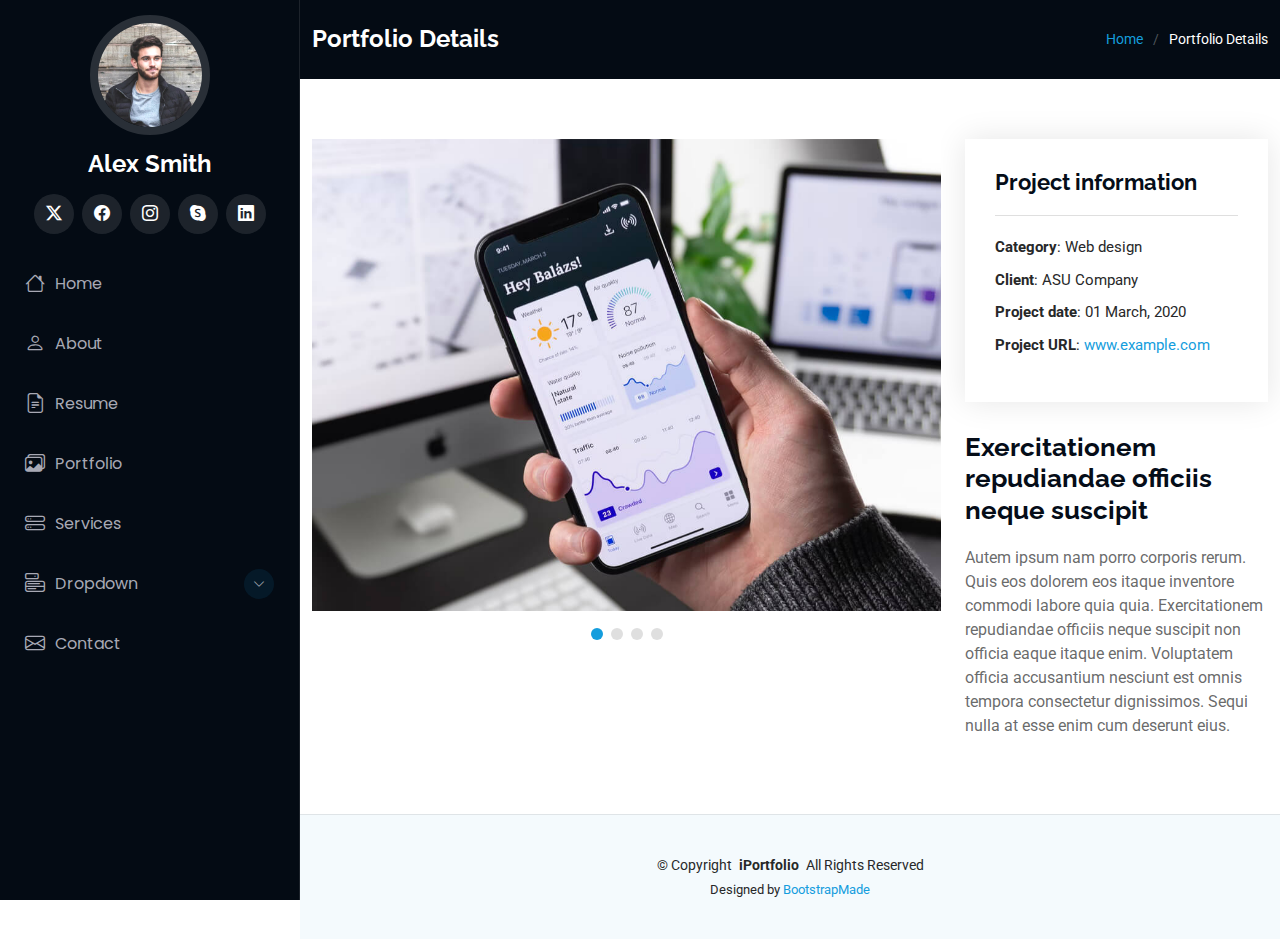
<file: portfolio-details.html>
<!DOCTYPE html>
<html lang="en">

<head>
  <meta charset="utf-8">
  <meta content="width=device-width, initial-scale=1.0" name="viewport">
  <title>Portfolio Details - iPortfolio Bootstrap Template</title>
  <meta content="" name="description">
  <meta content="" name="keywords">

  <!-- Favicons -->
  <link href="assets/img/favicon.png" rel="icon">
  <link href="assets/img/apple-touch-icon.png" rel="apple-touch-icon">

  <!-- Fonts -->
  <link href="https://fonts.googleapis.com" rel="preconnect">
  <link href="https://fonts.gstatic.com" rel="preconnect" crossorigin>
  <link href="https://fonts.googleapis.com/css2?family=Roboto:ital,wght@0,100;0,300;0,400;0,500;0,700;0,900;1,100;1,300;1,400;1,500;1,700;1,900&family=Poppins:ital,wght@0,100;0,200;0,300;0,400;0,500;0,600;0,700;0,800;0,900;1,100;1,200;1,300;1,400;1,500;1,600;1,700;1,800;1,900&family=Raleway:ital,wght@0,100;0,200;0,300;0,400;0,500;0,600;0,700;0,800;0,900;1,100;1,200;1,300;1,400;1,500;1,600;1,700;1,800;1,900&display=swap" rel="stylesheet">

  <!-- Vendor CSS Files -->
  <link href="assets/vendor/bootstrap/css/bootstrap.min.css" rel="stylesheet">
  <link href="assets/vendor/bootstrap-icons/bootstrap-icons.css" rel="stylesheet">
  <link href="assets/vendor/aos/aos.css" rel="stylesheet">
  <link href="assets/vendor/glightbox/css/glightbox.min.css" rel="stylesheet">
  <link href="assets/vendor/swiper/swiper-bundle.min.css" rel="stylesheet">

  <!-- Main CSS File -->
  <link href="assets/css/main.css" rel="stylesheet">

  <!-- =======================================================
  * Template Name: iPortfolio
  * Template URL: https://bootstrapmade.com/iportfolio-bootstrap-portfolio-websites-template/
  * Updated: Jun 29 2024 with Bootstrap v5.3.3
  * Author: BootstrapMade.com
  * License: https://bootstrapmade.com/license/
  ======================================================== -->
</head>

<body class="portfolio-details-page">

  <header id="header" class="header dark-background d-flex flex-column">
    <i class="header-toggle d-xl-none bi bi-list"></i>

    <div class="profile-img">
      <img src="assets/img/my-profile-img.jpg" alt="" class="img-fluid rounded-circle">
    </div>

    <a href="index.html" class="logo d-flex align-items-center justify-content-center">
      <!-- Uncomment the line below if you also wish to use an image logo -->
      <!-- <img src="assets/img/logo.png" alt=""> -->
      <h1 class="sitename">Alex Smith</h1>
    </a>

    <div class="social-links text-center">
      <a href="#" class="twitter"><i class="bi bi-twitter-x"></i></a>
      <a href="#" class="facebook"><i class="bi bi-facebook"></i></a>
      <a href="#" class="instagram"><i class="bi bi-instagram"></i></a>
      <a href="#" class="google-plus"><i class="bi bi-skype"></i></a>
      <a href="#" class="linkedin"><i class="bi bi-linkedin"></i></a>
    </div>

    <nav id="navmenu" class="navmenu">
      <ul>
        <li><a href="#hero"><i class="bi bi-house navicon"></i>Home</a></li>
        <li><a href="#about"><i class="bi bi-person navicon"></i> About</a></li>
        <li><a href="#resume"><i class="bi bi-file-earmark-text navicon"></i> Resume</a></li>
        <li><a href="#portfolio"><i class="bi bi-images navicon"></i> Portfolio</a></li>
        <li><a href="#services"><i class="bi bi-hdd-stack navicon"></i> Services</a></li>
        <li class="dropdown"><a href="#"><i class="bi bi-menu-button navicon"></i> <span>Dropdown</span> <i class="bi bi-chevron-down toggle-dropdown"></i></a>
          <ul>
            <li><a href="#">Dropdown 1</a></li>
            <li class="dropdown"><a href="#"><span>Deep Dropdown</span> <i class="bi bi-chevron-down toggle-dropdown"></i></a>
              <ul>
                <li><a href="#">Deep Dropdown 1</a></li>
                <li><a href="#">Deep Dropdown 2</a></li>
                <li><a href="#">Deep Dropdown 3</a></li>
                <li><a href="#">Deep Dropdown 4</a></li>
                <li><a href="#">Deep Dropdown 5</a></li>
              </ul>
            </li>
            <li><a href="#">Dropdown 2</a></li>
            <li><a href="#">Dropdown 3</a></li>
            <li><a href="#">Dropdown 4</a></li>
          </ul>
        </li>
        <li><a href="#contact"><i class="bi bi-envelope navicon"></i> Contact</a></li>
      </ul>
    </nav>

  </header>

  <main class="main">

    <!-- Page Title -->
    <div class="page-title dark-background">
      <div class="container d-lg-flex justify-content-between align-items-center">
        <h1 class="mb-2 mb-lg-0">Portfolio Details</h1>
        <nav class="breadcrumbs">
          <ol>
            <li><a href="index.html">Home</a></li>
            <li class="current">Portfolio Details</li>
          </ol>
        </nav>
      </div>
    </div><!-- End Page Title -->

    <!-- Portfolio Details Section -->
    <section id="portfolio-details" class="portfolio-details section">

      <div class="container" data-aos="fade-up" data-aos-delay="100">

        <div class="row gy-4">

          <div class="col-lg-8">
            <div class="portfolio-details-slider swiper init-swiper">

              <script type="application/json" class="swiper-config">
                {
                  "loop": true,
                  "speed": 600,
                  "autoplay": {
                    "delay": 5000
                  },
                  "slidesPerView": "auto",
                  "pagination": {
                    "el": ".swiper-pagination",
                    "type": "bullets",
                    "clickable": true
                  }
                }
              </script>

              <div class="swiper-wrapper align-items-center">

                <div class="swiper-slide">
                  <img src="assets/img/portfolio/app-1.jpg" alt="">
                </div>

                <div class="swiper-slide">
                  <img src="assets/img/portfolio/product-1.jpg" alt="">
                </div>

                <div class="swiper-slide">
                  <img src="assets/img/portfolio/branding-1.jpg" alt="">
                </div>

                <div class="swiper-slide">
                  <img src="assets/img/portfolio/books-1.jpg" alt="">
                </div>

              </div>
              <div class="swiper-pagination"></div>
            </div>
          </div>

          <div class="col-lg-4">
            <div class="portfolio-info" data-aos="fade-up" data-aos-delay="200">
              <h3>Project information</h3>
              <ul>
                <li><strong>Category</strong>: Web design</li>
                <li><strong>Client</strong>: ASU Company</li>
                <li><strong>Project date</strong>: 01 March, 2020</li>
                <li><strong>Project URL</strong>: <a href="#">www.example.com</a></li>
              </ul>
            </div>
            <div class="portfolio-description" data-aos="fade-up" data-aos-delay="300">
              <h2>Exercitationem repudiandae officiis neque suscipit</h2>
              <p>
                Autem ipsum nam porro corporis rerum. Quis eos dolorem eos itaque inventore commodi labore quia quia. Exercitationem repudiandae officiis neque suscipit non officia eaque itaque enim. Voluptatem officia accusantium nesciunt est omnis tempora consectetur dignissimos. Sequi nulla at esse enim cum deserunt eius.
              </p>
            </div>
          </div>

        </div>

      </div>

    </section><!-- /Portfolio Details Section -->

  </main>

  <footer id="footer" class="footer position-relative light-background">

    <div class="container">
      <div class="copyright text-center ">
        <p>© <span>Copyright</span> <strong class="px-1 sitename">iPortfolio</strong> <span>All Rights Reserved</span></p>
      </div>
      <div class="credits">
        <!-- All the links in the footer should remain intact. -->
        <!-- You can delete the links only if you've purchased the pro version. -->
        <!-- Licensing information: https://bootstrapmade.com/license/ -->
        <!-- Purchase the pro version with working PHP/AJAX contact form: [buy-url] -->
        Designed by <a href="https://bootstrapmade.com/">BootstrapMade</a>
      </div>
    </div>

  </footer>

  <!-- Scroll Top -->
  <a href="#" id="scroll-top" class="scroll-top d-flex align-items-center justify-content-center"><i class="bi bi-arrow-up-short"></i></a>

  <!-- Preloader -->
  <div id="preloader"></div>

  <!-- Vendor JS Files -->
  <script src="assets/vendor/bootstrap/js/bootstrap.bundle.min.js"></script>
  <script src="assets/vendor/php-email-form/validate.js"></script>
  <script src="assets/vendor/aos/aos.js"></script>
  <script src="assets/vendor/typed.js/typed.umd.js"></script>
  <script src="assets/vendor/purecounter/purecounter_vanilla.js"></script>
  <script src="assets/vendor/waypoints/noframework.waypoints.js"></script>
  <script src="assets/vendor/glightbox/js/glightbox.min.js"></script>
  <script src="assets/vendor/imagesloaded/imagesloaded.pkgd.min.js"></script>
  <script src="assets/vendor/isotope-layout/isotope.pkgd.min.js"></script>
  <script src="assets/vendor/swiper/swiper-bundle.min.js"></script>

  <!-- Main JS File -->
  <script src="assets/js/main.js"></script>

</body>

</html>
</file>
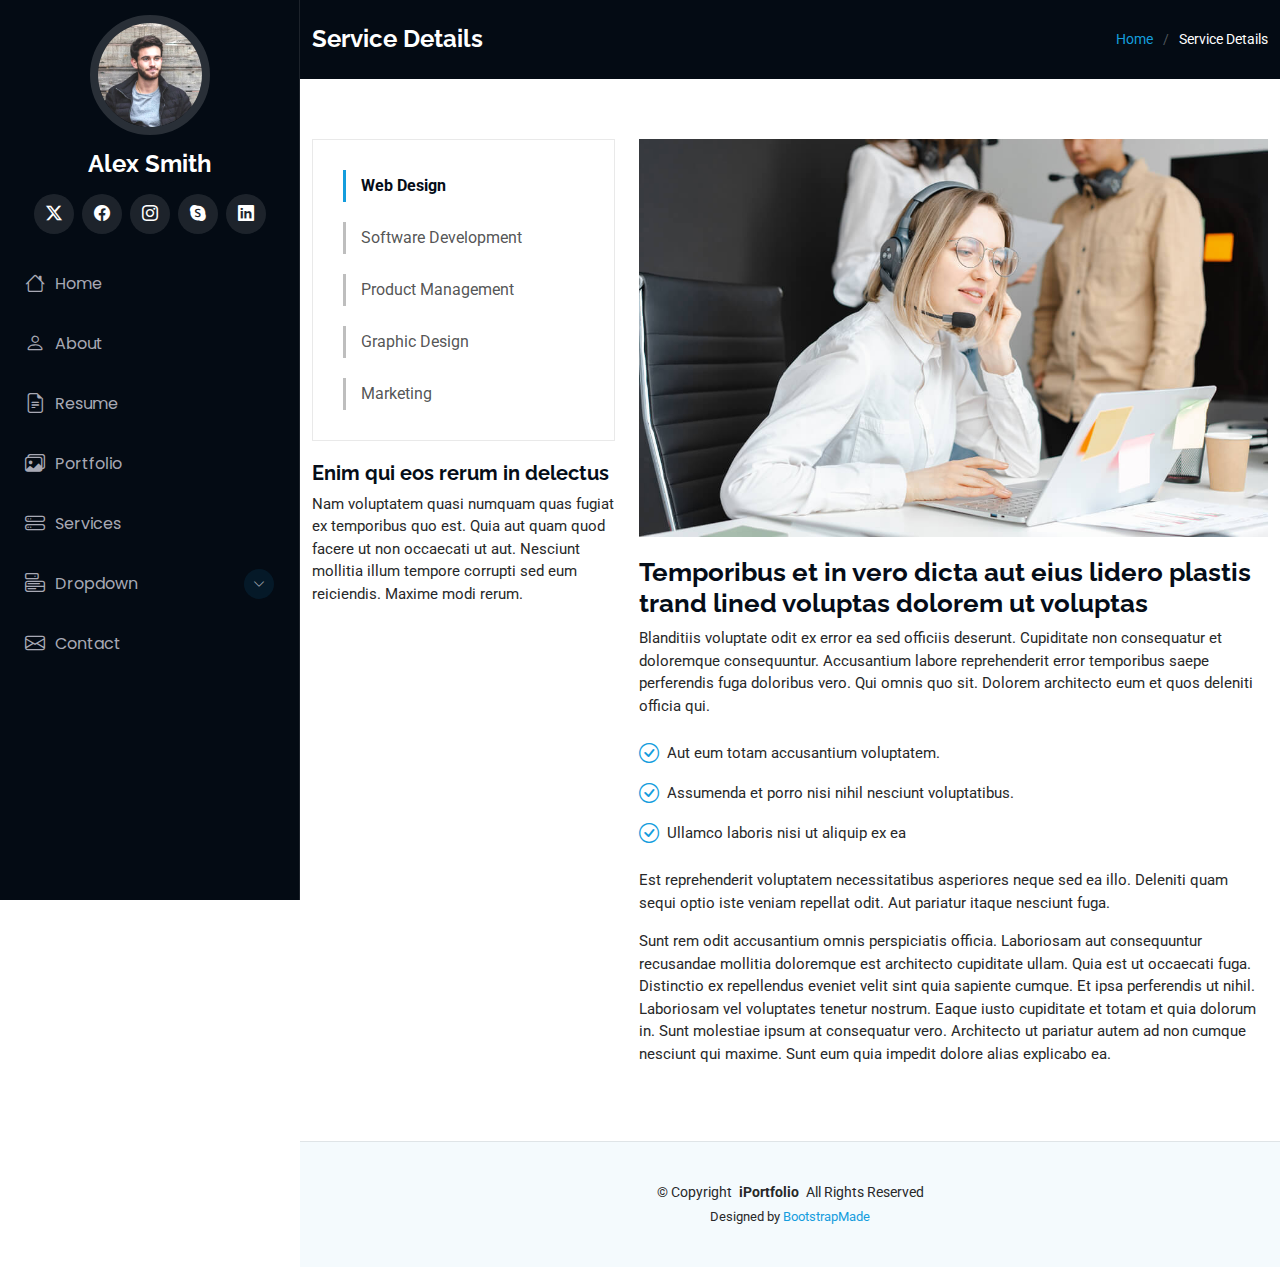
<file: service-details.html>
<!DOCTYPE html>
<html lang="en">

<head>
  <meta charset="utf-8">
  <meta content="width=device-width, initial-scale=1.0" name="viewport">
  <title>Service Details - iPortfolio Bootstrap Template</title>
  <meta content="" name="description">
  <meta content="" name="keywords">

  <!-- Favicons -->
  <link href="assets/img/favicon.png" rel="icon">
  <link href="assets/img/apple-touch-icon.png" rel="apple-touch-icon">

  <!-- Fonts -->
  <link href="https://fonts.googleapis.com" rel="preconnect">
  <link href="https://fonts.gstatic.com" rel="preconnect" crossorigin>
  <link href="https://fonts.googleapis.com/css2?family=Roboto:ital,wght@0,100;0,300;0,400;0,500;0,700;0,900;1,100;1,300;1,400;1,500;1,700;1,900&family=Poppins:ital,wght@0,100;0,200;0,300;0,400;0,500;0,600;0,700;0,800;0,900;1,100;1,200;1,300;1,400;1,500;1,600;1,700;1,800;1,900&family=Raleway:ital,wght@0,100;0,200;0,300;0,400;0,500;0,600;0,700;0,800;0,900;1,100;1,200;1,300;1,400;1,500;1,600;1,700;1,800;1,900&display=swap" rel="stylesheet">

  <!-- Vendor CSS Files -->
  <link href="assets/vendor/bootstrap/css/bootstrap.min.css" rel="stylesheet">
  <link href="assets/vendor/bootstrap-icons/bootstrap-icons.css" rel="stylesheet">
  <link href="assets/vendor/aos/aos.css" rel="stylesheet">
  <link href="assets/vendor/glightbox/css/glightbox.min.css" rel="stylesheet">
  <link href="assets/vendor/swiper/swiper-bundle.min.css" rel="stylesheet">

  <!-- Main CSS File -->
  <link href="assets/css/main.css" rel="stylesheet">

  <!-- =======================================================
  * Template Name: iPortfolio
  * Template URL: https://bootstrapmade.com/iportfolio-bootstrap-portfolio-websites-template/
  * Updated: Jun 29 2024 with Bootstrap v5.3.3
  * Author: BootstrapMade.com
  * License: https://bootstrapmade.com/license/
  ======================================================== -->
</head>

<body class="service-details-page">

  <header id="header" class="header dark-background d-flex flex-column">
    <i class="header-toggle d-xl-none bi bi-list"></i>

    <div class="profile-img">
      <img src="assets/img/my-profile-img.jpg" alt="" class="img-fluid rounded-circle">
    </div>

    <a href="index.html" class="logo d-flex align-items-center justify-content-center">
      <!-- Uncomment the line below if you also wish to use an image logo -->
      <!-- <img src="assets/img/logo.png" alt=""> -->
      <h1 class="sitename">Alex Smith</h1>
    </a>

    <div class="social-links text-center">
      <a href="#" class="twitter"><i class="bi bi-twitter-x"></i></a>
      <a href="#" class="facebook"><i class="bi bi-facebook"></i></a>
      <a href="#" class="instagram"><i class="bi bi-instagram"></i></a>
      <a href="#" class="google-plus"><i class="bi bi-skype"></i></a>
      <a href="#" class="linkedin"><i class="bi bi-linkedin"></i></a>
    </div>

    <nav id="navmenu" class="navmenu">
      <ul>
        <li><a href="#hero"><i class="bi bi-house navicon"></i>Home</a></li>
        <li><a href="#about"><i class="bi bi-person navicon"></i> About</a></li>
        <li><a href="#resume"><i class="bi bi-file-earmark-text navicon"></i> Resume</a></li>
        <li><a href="#portfolio"><i class="bi bi-images navicon"></i> Portfolio</a></li>
        <li><a href="#services"><i class="bi bi-hdd-stack navicon"></i> Services</a></li>
        <li class="dropdown"><a href="#"><i class="bi bi-menu-button navicon"></i> <span>Dropdown</span> <i class="bi bi-chevron-down toggle-dropdown"></i></a>
          <ul>
            <li><a href="#">Dropdown 1</a></li>
            <li class="dropdown"><a href="#"><span>Deep Dropdown</span> <i class="bi bi-chevron-down toggle-dropdown"></i></a>
              <ul>
                <li><a href="#">Deep Dropdown 1</a></li>
                <li><a href="#">Deep Dropdown 2</a></li>
                <li><a href="#">Deep Dropdown 3</a></li>
                <li><a href="#">Deep Dropdown 4</a></li>
                <li><a href="#">Deep Dropdown 5</a></li>
              </ul>
            </li>
            <li><a href="#">Dropdown 2</a></li>
            <li><a href="#">Dropdown 3</a></li>
            <li><a href="#">Dropdown 4</a></li>
          </ul>
        </li>
        <li><a href="#contact"><i class="bi bi-envelope navicon"></i> Contact</a></li>
      </ul>
    </nav>

  </header>

  <main class="main">

    <!-- Page Title -->
    <div class="page-title dark-background">
      <div class="container d-lg-flex justify-content-between align-items-center">
        <h1 class="mb-2 mb-lg-0">Service Details</h1>
        <nav class="breadcrumbs">
          <ol>
            <li><a href="index.html">Home</a></li>
            <li class="current">Service Details</li>
          </ol>
        </nav>
      </div>
    </div><!-- End Page Title -->

    <!-- Service Details Section -->
    <section id="service-details" class="service-details section">

      <div class="container">

        <div class="row gy-4">

          <div class="col-lg-4" data-aos="fade-up" data-aos-delay="100">
            <div class="services-list">
              <a href="#" class="active">Web Design</a>
              <a href="#">Software Development</a>
              <a href="#">Product Management</a>
              <a href="#">Graphic Design</a>
              <a href="#">Marketing</a>
            </div>

            <h4>Enim qui eos rerum in delectus</h4>
            <p>Nam voluptatem quasi numquam quas fugiat ex temporibus quo est. Quia aut quam quod facere ut non occaecati ut aut. Nesciunt mollitia illum tempore corrupti sed eum reiciendis. Maxime modi rerum.</p>
          </div>

          <div class="col-lg-8" data-aos="fade-up" data-aos-delay="200">
            <img src="assets/img/services.jpg" alt="" class="img-fluid services-img">
            <h3>Temporibus et in vero dicta aut eius lidero plastis trand lined voluptas dolorem ut voluptas</h3>
            <p>
              Blanditiis voluptate odit ex error ea sed officiis deserunt. Cupiditate non consequatur et doloremque consequuntur. Accusantium labore reprehenderit error temporibus saepe perferendis fuga doloribus vero. Qui omnis quo sit. Dolorem architecto eum et quos deleniti officia qui.
            </p>
            <ul>
              <li><i class="bi bi-check-circle"></i> <span>Aut eum totam accusantium voluptatem.</span></li>
              <li><i class="bi bi-check-circle"></i> <span>Assumenda et porro nisi nihil nesciunt voluptatibus.</span></li>
              <li><i class="bi bi-check-circle"></i> <span>Ullamco laboris nisi ut aliquip ex ea</span></li>
            </ul>
            <p>
              Est reprehenderit voluptatem necessitatibus asperiores neque sed ea illo. Deleniti quam sequi optio iste veniam repellat odit. Aut pariatur itaque nesciunt fuga.
            </p>
            <p>
              Sunt rem odit accusantium omnis perspiciatis officia. Laboriosam aut consequuntur recusandae mollitia doloremque est architecto cupiditate ullam. Quia est ut occaecati fuga. Distinctio ex repellendus eveniet velit sint quia sapiente cumque. Et ipsa perferendis ut nihil. Laboriosam vel voluptates tenetur nostrum. Eaque iusto cupiditate et totam et quia dolorum in. Sunt molestiae ipsum at consequatur vero. Architecto ut pariatur autem ad non cumque nesciunt qui maxime. Sunt eum quia impedit dolore alias explicabo ea.
            </p>
          </div>

        </div>

      </div>

    </section><!-- /Service Details Section -->

  </main>

  <footer id="footer" class="footer position-relative light-background">

    <div class="container">
      <div class="copyright text-center ">
        <p>© <span>Copyright</span> <strong class="px-1 sitename">iPortfolio</strong> <span>All Rights Reserved</span></p>
      </div>
      <div class="credits">
        <!-- All the links in the footer should remain intact. -->
        <!-- You can delete the links only if you've purchased the pro version. -->
        <!-- Licensing information: https://bootstrapmade.com/license/ -->
        <!-- Purchase the pro version with working PHP/AJAX contact form: [buy-url] -->
        Designed by <a href="https://bootstrapmade.com/">BootstrapMade</a>
      </div>
    </div>

  </footer>

  <!-- Scroll Top -->
  <a href="#" id="scroll-top" class="scroll-top d-flex align-items-center justify-content-center"><i class="bi bi-arrow-up-short"></i></a>

  <!-- Preloader -->
  <div id="preloader"></div>

  <!-- Vendor JS Files -->
  <script src="assets/vendor/bootstrap/js/bootstrap.bundle.min.js"></script>
  <script src="assets/vendor/php-email-form/validate.js"></script>
  <script src="assets/vendor/aos/aos.js"></script>
  <script src="assets/vendor/typed.js/typed.umd.js"></script>
  <script src="assets/vendor/purecounter/purecounter_vanilla.js"></script>
  <script src="assets/vendor/waypoints/noframework.waypoints.js"></script>
  <script src="assets/vendor/glightbox/js/glightbox.min.js"></script>
  <script src="assets/vendor/imagesloaded/imagesloaded.pkgd.min.js"></script>
  <script src="assets/vendor/isotope-layout/isotope.pkgd.min.js"></script>
  <script src="assets/vendor/swiper/swiper-bundle.min.js"></script>

  <!-- Main JS File -->
  <script src="assets/js/main.js"></script>

</body>

</html>
</file>
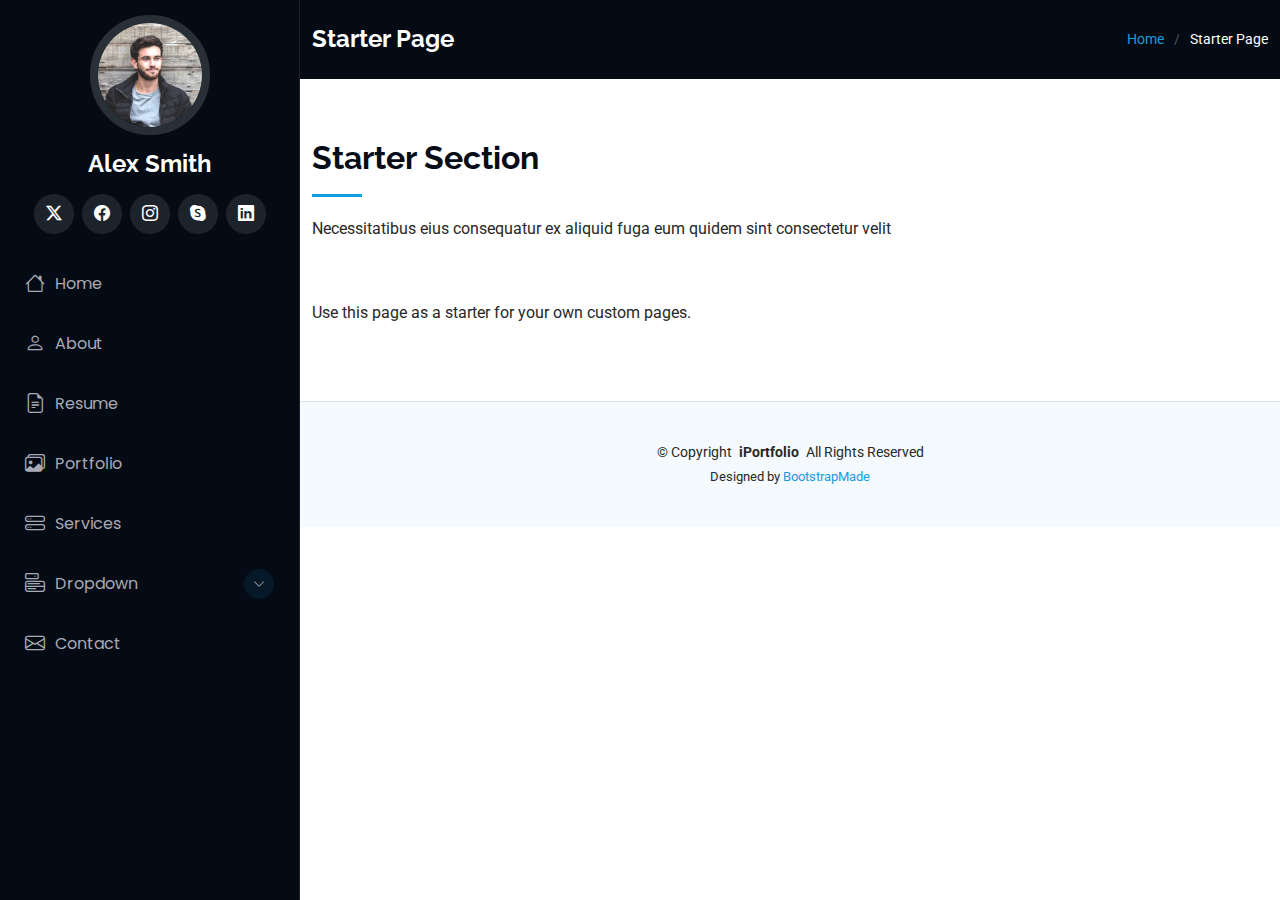
<file: starter-page.html>
<!DOCTYPE html>
<html lang="en">

<head>
  <meta charset="utf-8">
  <meta content="width=device-width, initial-scale=1.0" name="viewport">
  <title>Starter Page - iPortfolio Bootstrap Template</title>
  <meta content="" name="description">
  <meta content="" name="keywords">

  <!-- Favicons -->
  <link href="assets/img/favicon.png" rel="icon">
  <link href="assets/img/apple-touch-icon.png" rel="apple-touch-icon">

  <!-- Fonts -->
  <link href="https://fonts.googleapis.com" rel="preconnect">
  <link href="https://fonts.gstatic.com" rel="preconnect" crossorigin>
  <link href="https://fonts.googleapis.com/css2?family=Roboto:ital,wght@0,100;0,300;0,400;0,500;0,700;0,900;1,100;1,300;1,400;1,500;1,700;1,900&family=Poppins:ital,wght@0,100;0,200;0,300;0,400;0,500;0,600;0,700;0,800;0,900;1,100;1,200;1,300;1,400;1,500;1,600;1,700;1,800;1,900&family=Raleway:ital,wght@0,100;0,200;0,300;0,400;0,500;0,600;0,700;0,800;0,900;1,100;1,200;1,300;1,400;1,500;1,600;1,700;1,800;1,900&display=swap" rel="stylesheet">

  <!-- Vendor CSS Files -->
  <link href="assets/vendor/bootstrap/css/bootstrap.min.css" rel="stylesheet">
  <link href="assets/vendor/bootstrap-icons/bootstrap-icons.css" rel="stylesheet">
  <link href="assets/vendor/aos/aos.css" rel="stylesheet">
  <link href="assets/vendor/glightbox/css/glightbox.min.css" rel="stylesheet">
  <link href="assets/vendor/swiper/swiper-bundle.min.css" rel="stylesheet">

  <!-- Main CSS File -->
  <link href="assets/css/main.css" rel="stylesheet">

  <!-- =======================================================
  * Template Name: iPortfolio
  * Template URL: https://bootstrapmade.com/iportfolio-bootstrap-portfolio-websites-template/
  * Updated: Jun 29 2024 with Bootstrap v5.3.3
  * Author: BootstrapMade.com
  * License: https://bootstrapmade.com/license/
  ======================================================== -->
</head>

<body class="starter-page-page">

  <header id="header" class="header dark-background d-flex flex-column">
    <i class="header-toggle d-xl-none bi bi-list"></i>

    <div class="profile-img">
      <img src="assets/img/my-profile-img.jpg" alt="" class="img-fluid rounded-circle">
    </div>

    <a href="index.html" class="logo d-flex align-items-center justify-content-center">
      <!-- Uncomment the line below if you also wish to use an image logo -->
      <!-- <img src="assets/img/logo.png" alt=""> -->
      <h1 class="sitename">Alex Smith</h1>
    </a>

    <div class="social-links text-center">
      <a href="#" class="twitter"><i class="bi bi-twitter-x"></i></a>
      <a href="#" class="facebook"><i class="bi bi-facebook"></i></a>
      <a href="#" class="instagram"><i class="bi bi-instagram"></i></a>
      <a href="#" class="google-plus"><i class="bi bi-skype"></i></a>
      <a href="#" class="linkedin"><i class="bi bi-linkedin"></i></a>
    </div>

    <nav id="navmenu" class="navmenu">
      <ul>
        <li><a href="#hero"><i class="bi bi-house navicon"></i>Home</a></li>
        <li><a href="#about"><i class="bi bi-person navicon"></i> About</a></li>
        <li><a href="#resume"><i class="bi bi-file-earmark-text navicon"></i> Resume</a></li>
        <li><a href="#portfolio"><i class="bi bi-images navicon"></i> Portfolio</a></li>
        <li><a href="#services"><i class="bi bi-hdd-stack navicon"></i> Services</a></li>
        <li class="dropdown"><a href="#"><i class="bi bi-menu-button navicon"></i> <span>Dropdown</span> <i class="bi bi-chevron-down toggle-dropdown"></i></a>
          <ul>
            <li><a href="#">Dropdown 1</a></li>
            <li class="dropdown"><a href="#"><span>Deep Dropdown</span> <i class="bi bi-chevron-down toggle-dropdown"></i></a>
              <ul>
                <li><a href="#">Deep Dropdown 1</a></li>
                <li><a href="#">Deep Dropdown 2</a></li>
                <li><a href="#">Deep Dropdown 3</a></li>
                <li><a href="#">Deep Dropdown 4</a></li>
                <li><a href="#">Deep Dropdown 5</a></li>
              </ul>
            </li>
            <li><a href="#">Dropdown 2</a></li>
            <li><a href="#">Dropdown 3</a></li>
            <li><a href="#">Dropdown 4</a></li>
          </ul>
        </li>
        <li><a href="#contact"><i class="bi bi-envelope navicon"></i> Contact</a></li>
      </ul>
    </nav>

  </header>

  <main class="main">

    <!-- Page Title -->
    <div class="page-title dark-background">
      <div class="container d-lg-flex justify-content-between align-items-center">
        <h1 class="mb-2 mb-lg-0">Starter Page</h1>
        <nav class="breadcrumbs">
          <ol>
            <li><a href="index.html">Home</a></li>
            <li class="current">Starter Page</li>
          </ol>
        </nav>
      </div>
    </div><!-- End Page Title -->

    <!-- Starter Section Section -->
    <section id="starter-section" class="starter-section section">

      <!-- Section Title -->
      <div class="container section-title" data-aos="fade-up">
        <h2>Starter Section</h2>
        <p>Necessitatibus eius consequatur ex aliquid fuga eum quidem sint consectetur velit</p>
      </div><!-- End Section Title -->

      <div class="container" data-aos="fade-up">
        <p>Use this page as a starter for your own custom pages.</p>
      </div>

    </section><!-- /Starter Section Section -->

  </main>

  <footer id="footer" class="footer position-relative light-background">

    <div class="container">
      <div class="copyright text-center ">
        <p>© <span>Copyright</span> <strong class="px-1 sitename">iPortfolio</strong> <span>All Rights Reserved</span></p>
      </div>
      <div class="credits">
        <!-- All the links in the footer should remain intact. -->
        <!-- You can delete the links only if you've purchased the pro version. -->
        <!-- Licensing information: https://bootstrapmade.com/license/ -->
        <!-- Purchase the pro version with working PHP/AJAX contact form: [buy-url] -->
        Designed by <a href="https://bootstrapmade.com/">BootstrapMade</a>
      </div>
    </div>

  </footer>

  <!-- Scroll Top -->
  <a href="#" id="scroll-top" class="scroll-top d-flex align-items-center justify-content-center"><i class="bi bi-arrow-up-short"></i></a>

  <!-- Preloader -->
  <div id="preloader"></div>

  <!-- Vendor JS Files -->
  <script src="assets/vendor/bootstrap/js/bootstrap.bundle.min.js"></script>
  <script src="assets/vendor/php-email-form/validate.js"></script>
  <script src="assets/vendor/aos/aos.js"></script>
  <script src="assets/vendor/typed.js/typed.umd.js"></script>
  <script src="assets/vendor/purecounter/purecounter_vanilla.js"></script>
  <script src="assets/vendor/waypoints/noframework.waypoints.js"></script>
  <script src="assets/vendor/glightbox/js/glightbox.min.js"></script>
  <script src="assets/vendor/imagesloaded/imagesloaded.pkgd.min.js"></script>
  <script src="assets/vendor/isotope-layout/isotope.pkgd.min.js"></script>
  <script src="assets/vendor/swiper/swiper-bundle.min.js"></script>

  <!-- Main JS File -->
  <script src="assets/js/main.js"></script>

</body>

</html>
</file>
<file: portifolio/movie-app-react/assets/css/index-C06numwF.css>
@import"https://fonts.googleapis.com/css2?family=DM+Sans:ital,opsz,wght@0,9..40,100..1000;1,9..40,100..1000&display=swap";@import"https://fonts.googleapis.com/css2?family=Bebas+Neue&display=swap";/*! tailwindcss v4.1.8 | MIT License | https://tailwindcss.com */@layer properties{@supports (((-webkit-hyphens:none)) and (not (margin-trim:inline))) or ((-moz-orient:inline) and (not (color:rgb(from red r g b)))){*,:before,:after,::backdrop{--tw-border-style:solid;--tw-gradient-position:initial;--tw-gradient-from:#0000;--tw-gradient-via:#0000;--tw-gradient-to:#0000;--tw-gradient-stops:initial;--tw-gradient-via-stops:initial;--tw-gradient-from-position:0%;--tw-gradient-via-position:50%;--tw-gradient-to-position:100%;--tw-font-weight:initial;--tw-shadow:0 0 #0000;--tw-shadow-color:initial;--tw-shadow-alpha:100%;--tw-inset-shadow:0 0 #0000;--tw-inset-shadow-color:initial;--tw-inset-shadow-alpha:100%;--tw-ring-color:initial;--tw-ring-shadow:0 0 #0000;--tw-inset-ring-color:initial;--tw-inset-ring-shadow:0 0 #0000;--tw-ring-inset:initial;--tw-ring-offset-width:0px;--tw-ring-offset-color:#fff;--tw-ring-offset-shadow:0 0 #0000;--tw-leading:initial;--tw-tracking:initial;--tw-blur:initial;--tw-brightness:initial;--tw-contrast:initial;--tw-grayscale:initial;--tw-hue-rotate:initial;--tw-invert:initial;--tw-opacity:initial;--tw-saturate:initial;--tw-sepia:initial;--tw-drop-shadow:initial;--tw-drop-shadow-color:initial;--tw-drop-shadow-alpha:100%;--tw-drop-shadow-size:initial;--tw-space-y-reverse:0}}}@layer theme{:root,:host{--font-sans:ui-sans-serif,system-ui,sans-serif,"Apple Color Emoji","Segoe UI Emoji","Segoe UI Symbol","Noto Color Emoji";--font-mono:ui-monospace,SFMono-Regular,Menlo,Monaco,Consolas,"Liberation Mono","Courier New",monospace;--color-red-500:oklch(63.7% .237 25.331);--color-blue-700:oklch(48.8% .243 264.376);--color-gray-100:#9ca4ab;--color-gray-200:oklch(92.8% .006 264.531);--color-gray-400:oklch(70.7% .022 261.325);--color-gray-600:oklch(44.6% .03 256.802);--color-gray-700:oklch(37.3% .034 259.733);--color-gray-800:oklch(27.8% .033 256.848);--color-gray-900:oklch(21% .034 264.665);--color-white:#fff;--spacing:.25rem;--container-lg:32rem;--container-3xl:48rem;--container-4xl:56rem;--container-7xl:80rem;--text-sm:.875rem;--text-sm--line-height:calc(1.25/.875);--text-base:1rem;--text-base--line-height: 1.5 ;--text-2xl:1.5rem;--text-2xl--line-height:calc(2/1.5);--text-3xl:1.875rem;--text-3xl--line-height: 1.2 ;--text-5xl:3rem;--text-5xl--line-height:1;--font-weight-medium:500;--font-weight-bold:700;--leading-tight:1.25;--radius-lg:.5rem;--radius-2xl:1rem;--drop-shadow-md:0 3px 3px #0000001f;--animate-spin:spin 1s linear infinite;--default-font-family:var(--font-sans);--default-mono-font-family:var(--font-mono);--color-primary:#030014;--color-light-100:#cecefb;--color-light-200:#a8b5db;--color-dark-100:#0f0d23;--background-image-hero-pattern:url(../img/hero-bg.png)}}@layer base{*,:after,:before,::backdrop{box-sizing:border-box;border:0 solid;margin:0;padding:0}::file-selector-button{box-sizing:border-box;border:0 solid;margin:0;padding:0}html,:host{-webkit-text-size-adjust:100%;-moz-tab-size:4;tab-size:4;line-height:1.5;font-family:var(--default-font-family,ui-sans-serif,system-ui,sans-serif,"Apple Color Emoji","Segoe UI Emoji","Segoe UI Symbol","Noto Color Emoji");font-feature-settings:var(--default-font-feature-settings,normal);font-variation-settings:var(--default-font-variation-settings,normal);-webkit-tap-highlight-color:transparent}hr{height:0;color:inherit;border-top-width:1px}abbr:where([title]){-webkit-text-decoration:underline dotted;text-decoration:underline dotted}h1,h2,h3,h4,h5,h6{font-size:inherit;font-weight:inherit}a{color:inherit;-webkit-text-decoration:inherit;text-decoration:inherit}b,strong{font-weight:bolder}code,kbd,samp,pre{font-family:var(--default-mono-font-family,ui-monospace,SFMono-Regular,Menlo,Monaco,Consolas,"Liberation Mono","Courier New",monospace);font-feature-settings:var(--default-mono-font-feature-settings,normal);font-variation-settings:var(--default-mono-font-variation-settings,normal);font-size:1em}small{font-size:80%}sub,sup{vertical-align:baseline;font-size:75%;line-height:0;position:relative}sub{bottom:-.25em}sup{top:-.5em}table{text-indent:0;border-color:inherit;border-collapse:collapse}:-moz-focusring{outline:auto}progress{vertical-align:baseline}summary{display:list-item}ol,ul,menu{list-style:none}img,svg,video,canvas,audio,iframe,embed,object{vertical-align:middle;display:block}img,video{max-width:100%;height:auto}button,input,select,optgroup,textarea{font:inherit;font-feature-settings:inherit;font-variation-settings:inherit;letter-spacing:inherit;color:inherit;opacity:1;background-color:#0000;border-radius:0}::file-selector-button{font:inherit;font-feature-settings:inherit;font-variation-settings:inherit;letter-spacing:inherit;color:inherit;opacity:1;background-color:#0000;border-radius:0}:where(select:is([multiple],[size])) optgroup{font-weight:bolder}:where(select:is([multiple],[size])) optgroup option{padding-inline-start:20px}::file-selector-button{margin-inline-end:4px}::placeholder{opacity:1}@supports (not ((-webkit-appearance:-apple-pay-button))) or (contain-intrinsic-size:1px){::placeholder{color:currentColor}@supports (color:color-mix(in lab,red,red)){::placeholder{color:color-mix(in oklab,currentcolor 50%,transparent)}}}textarea{resize:vertical}::-webkit-search-decoration{-webkit-appearance:none}::-webkit-date-and-time-value{min-height:1lh;text-align:inherit}::-webkit-datetime-edit{display:inline-flex}::-webkit-datetime-edit-fields-wrapper{padding:0}::-webkit-datetime-edit{padding-block:0}::-webkit-datetime-edit-year-field{padding-block:0}::-webkit-datetime-edit-month-field{padding-block:0}::-webkit-datetime-edit-day-field{padding-block:0}::-webkit-datetime-edit-hour-field{padding-block:0}::-webkit-datetime-edit-minute-field{padding-block:0}::-webkit-datetime-edit-second-field{padding-block:0}::-webkit-datetime-edit-millisecond-field{padding-block:0}::-webkit-datetime-edit-meridiem-field{padding-block:0}:-moz-ui-invalid{box-shadow:none}button,input:where([type=button],[type=reset],[type=submit]){-webkit-appearance:button;-moz-appearance:button;appearance:button}::file-selector-button{-webkit-appearance:button;-moz-appearance:button;appearance:button}::-webkit-inner-spin-button{height:auto}::-webkit-outer-spin-button{height:auto}[hidden]:where(:not([hidden=until-found])){display:none!important}body{font-optical-sizing:auto;background:#030014;font-family:DM Sans,serif}h1{max-width:var(--container-4xl);text-align:center;font-size:var(--text-5xl);line-height:var(--tw-leading,var(--text-5xl--line-height));--tw-leading:var(--leading-tight);line-height:var(--leading-tight);--tw-font-weight:var(--font-weight-bold);font-weight:var(--font-weight-bold);--tw-tracking:-1%;letter-spacing:-1%;color:var(--color-white);margin-inline:auto}@media (min-width:40rem){h1{--tw-leading:76px;font-size:64px;line-height:76px}}h2{font-size:var(--text-2xl);line-height:var(--tw-leading,var(--text-2xl--line-height));--tw-font-weight:var(--font-weight-bold);font-weight:var(--font-weight-bold);color:var(--color-white)}@media (min-width:40rem){h2{font-size:var(--text-3xl);line-height:var(--tw-leading,var(--text-3xl--line-height))}}main{background-color:var(--color-primary);min-height:100vh;position:relative}header{margin-top:calc(var(--spacing)*5)}@media (min-width:40rem){header{margin-top:calc(var(--spacing)*10)}}header img{width:100%;height:auto;max-width:var(--container-lg);object-fit:contain;--tw-drop-shadow-size:drop-shadow(0 3px 3px var(--tw-drop-shadow-color,#0000001f));--tw-drop-shadow:drop-shadow(var(--drop-shadow-md));filter:var(--tw-blur,)var(--tw-brightness,)var(--tw-contrast,)var(--tw-grayscale,)var(--tw-hue-rotate,)var(--tw-invert,)var(--tw-saturate,)var(--tw-sepia,)var(--tw-drop-shadow,);margin-inline:auto}}@layer components{.pattern{z-index:0;background-image:var(--background-image-hero-pattern);background-position:50%;background-size:cover;width:100%;height:100vh;position:absolute}.wrapper{z-index:10;max-width:var(--container-7xl);padding-inline:calc(var(--spacing)*5);padding-block:calc(var(--spacing)*12);flex-direction:column;margin-inline:auto;display:flex;position:relative}@media (min-width:480px){.wrapper{padding:calc(var(--spacing)*10)}}.trending{margin-top:calc(var(--spacing)*20)}.trending ul{margin-top:calc(var(--spacing)*-10);-ms-overflow-style:none;scrollbar-width:none}.trending ul::-webkit-scrollbar{display:none}.trending ul{gap:calc(var(--spacing)*5);flex-direction:row;width:100%;display:flex;overflow-y:auto}.trending ul li{flex-direction:row;align-items:center;min-width:230px;display:flex}.trending ul li p{-webkit-text-stroke:5px #cecefb80;text-wrap:nowrap;margin-top:22px;font-family:Bebas Neue,sans-serif;font-size:190px}.trending ul li img{margin-left:calc(var(--spacing)*-3.5);border-radius:var(--radius-lg);object-fit:cover;width:127px;height:163px}.search{margin-inline:auto;margin-top:calc(var(--spacing)*10);width:100%;max-width:var(--container-3xl);border-radius:var(--radius-lg);background-color:#cecefb0d}@supports (color:color-mix(in lab,red,red)){.search{background-color:color-mix(in oklab,var(--color-light-100)5%,transparent)}}.search{padding-inline:calc(var(--spacing)*4);padding-block:calc(var(--spacing)*3)}.search div{align-items:center;display:flex;position:relative}.search img{left:calc(var(--spacing)*2);height:calc(var(--spacing)*5);width:calc(var(--spacing)*5);position:absolute}.search input{width:100%;padding-block:calc(var(--spacing)*2);padding-left:calc(var(--spacing)*10);font-size:var(--text-base);line-height:var(--tw-leading,var(--text-base--line-height));color:var(--color-gray-200);background-color:#0000}.search input::placeholder{color:var(--color-light-200)}.search input{--tw-outline-style:none;outline-style:none}@media (forced-colors:active){.search input{outline-offset:2px;outline:2px solid #0000}}@media (min-width:40rem){.search input{padding-right:calc(var(--spacing)*10)}}:where(.all-movies>:not(:last-child)){--tw-space-y-reverse:0;margin-block-start:calc(calc(var(--spacing)*9)*var(--tw-space-y-reverse));margin-block-end:calc(calc(var(--spacing)*9)*calc(1 - var(--tw-space-y-reverse)))}.all-movies ul{gap:calc(var(--spacing)*5);grid-template-columns:repeat(1,minmax(0,1fr));display:grid}@media (min-width:480px){.all-movies ul{grid-template-columns:repeat(2,minmax(0,1fr))}}@media (min-width:48rem){.all-movies ul{grid-template-columns:repeat(3,minmax(0,1fr))}}@media (min-width:64rem){.all-movies ul{grid-template-columns:repeat(4,minmax(0,1fr))}}.movie-card{border-radius:var(--radius-2xl);background-color:var(--color-dark-100);padding:calc(var(--spacing)*5);--tw-shadow:inset 0 2px 4px 0 var(--tw-shadow-color,#0000000d);box-shadow:var(--tw-inset-shadow),var(--tw-inset-ring-shadow),var(--tw-ring-offset-shadow),var(--tw-ring-shadow),var(--tw-shadow);--tw-shadow-color:#cecefb1a}@supports (color:color-mix(in lab,red,red)){.movie-card{--tw-shadow-color:color-mix(in oklab,color-mix(in oklab,var(--color-light-100)10%,transparent)var(--tw-shadow-alpha),transparent)}}.movie-card img{border-radius:var(--radius-lg);width:100%;height:auto}.movie-card h3{-webkit-line-clamp:1;font-size:var(--text-base);line-height:var(--tw-leading,var(--text-base--line-height));--tw-font-weight:var(--font-weight-bold);font-weight:var(--font-weight-bold);color:var(--color-white);-webkit-box-orient:vertical;display:-webkit-box;overflow:hidden}.movie-card .content{margin-top:calc(var(--spacing)*2);align-items:center;gap:calc(var(--spacing)*2);flex-flow:wrap;display:flex}.movie-card .rating{align-items:center;gap:calc(var(--spacing)*1);flex-direction:row;display:flex}.movie-card .rating img{width:calc(var(--spacing)*4);height:calc(var(--spacing)*4);object-fit:contain}.movie-card .rating p{font-size:var(--text-base);line-height:var(--tw-leading,var(--text-base--line-height));--tw-font-weight:var(--font-weight-bold);font-weight:var(--font-weight-bold);color:var(--color-white)}.movie-card .content span{font-size:var(--text-sm);line-height:var(--tw-leading,var(--text-sm--line-height));color:var(--color-gray-100)}.movie-card .content .lang{font-size:var(--text-base);line-height:var(--tw-leading,var(--text-base--line-height));--tw-font-weight:var(--font-weight-medium);font-weight:var(--font-weight-medium);color:var(--color-gray-100);text-transform:capitalize}.movie-card .content .year{font-size:var(--text-base);line-height:var(--tw-leading,var(--text-base--line-height));--tw-font-weight:var(--font-weight-medium);font-weight:var(--font-weight-medium);color:var(--color-gray-100)}}@layer utilities{.me-2{margin-inline-end:calc(var(--spacing)*2)}.me-3{margin-inline-end:calc(var(--spacing)*3)}.mt-4{margin-top:calc(var(--spacing)*4)}.mt-\[40px\]{margin-top:40px}.inline{display:inline}.inline-flex{display:inline-flex}.h-4{height:calc(var(--spacing)*4)}.w-4{width:calc(var(--spacing)*4)}.animate-spin{animation:var(--animate-spin)}.items-center{align-items:center}.rounded-lg{border-radius:var(--radius-lg)}.border{border-style:var(--tw-border-style);border-width:1px}.border-gray-200{border-color:var(--color-gray-200)}.bg-white{background-color:var(--color-white)}.text-gradient{--tw-gradient-position:to right}@supports (background-image:linear-gradient(in lab,red,red)){.text-gradient{--tw-gradient-position:to right in oklab}}.text-gradient{background-image:linear-gradient(var(--tw-gradient-stops));--tw-gradient-from:#d6c7ff;--tw-gradient-stops:var(--tw-gradient-via-stops,var(--tw-gradient-position),var(--tw-gradient-from)var(--tw-gradient-from-position),var(--tw-gradient-to)var(--tw-gradient-to-position));--tw-gradient-to:#ab8bff;color:#0000;-webkit-background-clip:text;background-clip:text}.px-5{padding-inline:calc(var(--spacing)*5)}.py-2\.5{padding-block:calc(var(--spacing)*2.5)}.text-sm{font-size:var(--text-sm);line-height:var(--tw-leading,var(--text-sm--line-height))}.font-medium{--tw-font-weight:var(--font-weight-medium);font-weight:var(--font-weight-medium)}.text-gray-200{color:var(--color-gray-200)}.text-gray-900{color:var(--color-gray-900)}.text-red-500{color:var(--color-red-500)}@media (hover:hover){.hover\:bg-gray-100:hover{background-color:var(--color-gray-100)}.hover\:text-blue-700:hover{color:var(--color-blue-700)}}.focus\:z-10:focus{z-index:10}.focus\:text-blue-700:focus{color:var(--color-blue-700)}.focus\:ring-2:focus{--tw-ring-shadow:var(--tw-ring-inset,)0 0 0 calc(2px + var(--tw-ring-offset-width))var(--tw-ring-color,currentcolor);box-shadow:var(--tw-inset-shadow),var(--tw-inset-ring-shadow),var(--tw-ring-offset-shadow),var(--tw-ring-shadow),var(--tw-shadow)}.focus\:ring-blue-700:focus{--tw-ring-color:var(--color-blue-700)}@media (prefers-color-scheme:dark){.dark\:border-gray-600{border-color:var(--color-gray-600)}.dark\:bg-gray-800{background-color:var(--color-gray-800)}.dark\:text-gray-400{color:var(--color-gray-400)}.dark\:text-gray-600{color:var(--color-gray-600)}@media (hover:hover){.dark\:hover\:bg-gray-700:hover{background-color:var(--color-gray-700)}.dark\:hover\:text-white:hover{color:var(--color-white)}}}}@property --tw-border-style{syntax:"*";inherits:false;initial-value:solid}@property --tw-gradient-position{syntax:"*";inherits:false}@property --tw-gradient-from{syntax:"<color>";inherits:false;initial-value:#0000}@property --tw-gradient-via{syntax:"<color>";inherits:false;initial-value:#0000}@property --tw-gradient-to{syntax:"<color>";inherits:false;initial-value:#0000}@property --tw-gradient-stops{syntax:"*";inherits:false}@property --tw-gradient-via-stops{syntax:"*";inherits:false}@property --tw-gradient-from-position{syntax:"<length-percentage>";inherits:false;initial-value:0%}@property --tw-gradient-via-position{syntax:"<length-percentage>";inherits:false;initial-value:50%}@property --tw-gradient-to-position{syntax:"<length-percentage>";inherits:false;initial-value:100%}@property --tw-font-weight{syntax:"*";inherits:false}@property --tw-shadow{syntax:"*";inherits:false;initial-value:0 0 #0000}@property --tw-shadow-color{syntax:"*";inherits:false}@property --tw-shadow-alpha{syntax:"<percentage>";inherits:false;initial-value:100%}@property --tw-inset-shadow{syntax:"*";inherits:false;initial-value:0 0 #0000}@property --tw-inset-shadow-color{syntax:"*";inherits:false}@property --tw-inset-shadow-alpha{syntax:"<percentage>";inherits:false;initial-value:100%}@property --tw-ring-color{syntax:"*";inherits:false}@property --tw-ring-shadow{syntax:"*";inherits:false;initial-value:0 0 #0000}@property --tw-inset-ring-color{syntax:"*";inherits:false}@property --tw-inset-ring-shadow{syntax:"*";inherits:false;initial-value:0 0 #0000}@property --tw-ring-inset{syntax:"*";inherits:false}@property --tw-ring-offset-width{syntax:"<length>";inherits:false;initial-value:0}@property --tw-ring-offset-color{syntax:"*";inherits:false;initial-value:#fff}@property --tw-ring-offset-shadow{syntax:"*";inherits:false;initial-value:0 0 #0000}@property --tw-leading{syntax:"*";inherits:false}@property --tw-tracking{syntax:"*";inherits:false}@property --tw-blur{syntax:"*";inherits:false}@property --tw-brightness{syntax:"*";inherits:false}@property --tw-contrast{syntax:"*";inherits:false}@property --tw-grayscale{syntax:"*";inherits:false}@property --tw-hue-rotate{syntax:"*";inherits:false}@property --tw-invert{syntax:"*";inherits:false}@property --tw-opacity{syntax:"*";inherits:false}@property --tw-saturate{syntax:"*";inherits:false}@property --tw-sepia{syntax:"*";inherits:false}@property --tw-drop-shadow{syntax:"*";inherits:false}@property --tw-drop-shadow-color{syntax:"*";inherits:false}@property --tw-drop-shadow-alpha{syntax:"<percentage>";inherits:false;initial-value:100%}@property --tw-drop-shadow-size{syntax:"*";inherits:false}@property --tw-space-y-reverse{syntax:"*";inherits:false;initial-value:0}@keyframes spin{to{transform:rotate(360deg)}}
</file>
<file: assets/css/main.css>
/**
* Template Name: iPortfolio
* Template URL: https://bootstrapmade.com/iportfolio-bootstrap-portfolio-websites-template/
* Updated: Jun 29 2024 with Bootstrap v5.3.3
* Author: BootstrapMade.com
* License: https://bootstrapmade.com/license/
*/

/*--------------------------------------------------------------
# Font & Color Variables
# Help: https://bootstrapmade.com/color-system/
--------------------------------------------------------------*/
/* Fonts */
:root {
  --default-font: "Roboto",  system-ui, -apple-system, "Segoe UI", Roboto, "Helvetica Neue", Arial, "Noto Sans", "Liberation Sans", sans-serif, "Apple Color Emoji", "Segoe UI Emoji", "Segoe UI Symbol", "Noto Color Emoji";
  --heading-font: "Raleway",  sans-serif;
  --nav-font: "Poppins",  sans-serif;
}

/* Global Colors - The following color variables are used throughout the website. Updating them here will change the color scheme of the entire website */
:root { 
  --background-color: #ffffff; /* Background color for the entire website, including individual sections */
  --default-color: #272829; /* Default color used for the majority of the text content across the entire website */
  --heading-color: #050d18; /* Color for headings, subheadings and title throughout the website */
  --accent-color: #149ddd; /* Accent color that represents your brand on the website. It's used for buttons, links, and other elements that need to stand out */
  --surface-color: #ffffff; /* The surface color is used as a background of boxed elements within sections, such as cards, icon boxes, or other elements that require a visual separation from the global background. */
  --contrast-color: #ffffff; /* Contrast color for text, ensuring readability against backgrounds of accent, heading, or default colors. */
}

/* Nav Menu Colors - The following color variables are used specifically for the navigation menu. They are separate from the global colors to allow for more customization options */
:root {
  --nav-color: #a8a9b4;  /* The default color of the main navmenu links */
  --nav-hover-color: #ffffff; /* Applied to main navmenu links when they are hovered over or active */
  --nav-mobile-background-color: #040b14; /* Used as the background color for mobile navigation menu */
  --nav-dropdown-background-color: #040b14; /* Used as the background color for dropdown items that appear when hovering over primary navigation items */
  --nav-dropdown-color: #a8a9b4; /* Used for navigation links of the dropdown items in the navigation menu. */
  --nav-dropdown-hover-color: #ffffff; /* Similar to --nav-hover-color, this color is applied to dropdown navigation links when they are hovered over. */
}

/* Color Presets - These classes override global colors when applied to any section or element, providing reuse of the sam color scheme. */

.light-background {
  --background-color: #f4fafd;
  --surface-color: #ffffff;
}

.dark-background {
  --background-color: #040b14;
  --default-color: #ffffff;
  --heading-color: #ffffff;
  --surface-color: #151f2b;
  --contrast-color: #ffffff;
}

/* Smooth scroll */
:root {
  scroll-behavior: smooth;
}

/*--------------------------------------------------------------
# General Styling & Shared Classes
--------------------------------------------------------------*/
body {
  color: var(--default-color);
  background-color: var(--background-color);
  font-family: var(--default-font);
}

a {
  color: var(--accent-color);
  text-decoration: none;
  transition: 0.3s;
}

a:hover {
  color: color-mix(in srgb, var(--accent-color), transparent 25%);
  text-decoration: none;
}

h1,
h2,
h3,
h4,
h5,
h6 {
  color: var(--heading-color);
  font-family: var(--heading-font);
}

/* PHP Email Form Messages
------------------------------*/
.php-email-form .error-message {
  display: none;
  background: #df1529;
  color: #ffffff;
  text-align: left;
  padding: 15px;
  margin-bottom: 24px;
  font-weight: 600;
}

.php-email-form .sent-message {
  display: none;
  color: #ffffff;
  background: #059652;
  text-align: center;
  padding: 15px;
  margin-bottom: 24px;
  font-weight: 600;
}

.php-email-form .loading {
  display: none;
  background: var(--surface-color);
  text-align: center;
  padding: 15px;
  margin-bottom: 24px;
}

.php-email-form .loading:before {
  content: "";
  display: inline-block;
  border-radius: 50%;
  width: 24px;
  height: 24px;
  margin: 0 10px -6px 0;
  border: 3px solid var(--accent-color);
  border-top-color: var(--surface-color);
  animation: php-email-form-loading 1s linear infinite;
}

@keyframes php-email-form-loading {
  0% {
    transform: rotate(0deg);
  }

  100% {
    transform: rotate(360deg);
  }
}

/*--------------------------------------------------------------
# Global Header
--------------------------------------------------------------*/
.header {
  color: var(--default-color);
  background-color: var(--background-color);
  position: fixed;
  top: 0;
  left: 0;
  bottom: 0;
  padding: 0 15px;
  width: 300px;
  transition: all ease-in-out 0.3s;
  overflow-y: auto;
  z-index: 997;
  border-right: 1px solid color-mix(in srgb, var(--default-color), transparent 90%);
}

.header .profile-img img {
  margin: 15px auto;
  display: block;
  width: 120px;
  border: 8px solid color-mix(in srgb, var(--default-color), transparent 85%);
}

.header .logo {
  line-height: 1;
  margin-bottom: 15px;
}

.header .logo img {
  max-height: 32px;
  margin-right: 8px;
}

.header .logo h1 {
  font-size: 24px;
  margin: 0;
  font-weight: 700;
  color: var(--heading-color);
}

.header .social-links {
  margin: 0 0 20px 0;
}

.header .social-links a {
  font-size: 16px;
  display: inline-flex;
  align-items: center;
  justify-content: center;
  background: color-mix(in srgb, var(--default-color), transparent 90%);
  color: var(--default-color);
  margin: 0 2px;
  border-radius: 50%;
  text-align: center;
  width: 40px;
  height: 40px;
  transition: 0.3s;
}

.header .social-links a:hover {
  color: var(--contrast-color);
  background: var(--accent-color);
}

@media (min-width: 1200px) {

  .header~main,
  .header~#footer {
    margin-left: 300px;
  }
}

@media (max-width: 1199px) {
  .header {
    left: -100%;
  }
}

.header.header-show {
  left: 0;
}

.header .header-toggle {
  color: var(--contrast-color);
  background-color: var(--accent-color);
  font-size: 22px;
  display: flex;
  align-items: center;
  justify-content: center;
  width: 40px;
  height: 40px;
  border-radius: 50%;
  cursor: pointer;
  position: fixed;
  top: 15px;
  right: 15px;
  z-index: 9999;
  transition: background-color 0.3s;
}

.header .header-toggle:hover {
  color: var(--contrast-color);
  background-color: color-mix(in srgb, var(--accent-color) 90%, white 15%);
}

/*--------------------------------------------------------------
# Navigation Menu
--------------------------------------------------------------*/
.mobile-nav-toggle {
  display: none;
}

.navmenu {
  padding: 0;
  z-index: 9997;
}

.navmenu ul {
  list-style: none;
  padding: 0 0 20px 0;
  margin: 0;
}

.navmenu a,
.navmenu a:focus {
  color: var(--nav-color);
  padding: 15px 10px;
  font-family: var(--nav-font);
  font-size: 16px;
  font-weight: 400;
  display: flex;
  align-items: center;
  white-space: nowrap;
  transition: 0.3s;
  width: 100%;
}

.navmenu a .navicon,
.navmenu a:focus .navicon {
  font-size: 20px;
  margin-right: 10px;
}

.navmenu a .toggle-dropdown,
.navmenu a:focus .toggle-dropdown {
  font-size: 12px;
  line-height: 0;
  margin-left: auto;
  width: 30px;
  height: 30px;
  display: flex;
  align-items: center;
  justify-content: center;
  border-radius: 50%;
  transition: 0.3s;
  flex-shrink: 0;
  background-color: color-mix(in srgb, var(--accent-color), transparent 90%);
}

.navmenu a .toggle-dropdown:hover,
.navmenu a:focus .toggle-dropdown:hover {
  background-color: var(--accent-color);
  color: var(--contrast-color);
}

.navmenu a:hover,
.navmenu .active,
.navmenu .active:focus {
  color: var(--nav-hover-color);
}

.navmenu a:hover .navicon,
.navmenu .active .navicon,
.navmenu .active:focus .navicon {
  color: var(--accent-color);
}

.navmenu .active .toggle-dropdown,
.navmenu .active:focus .toggle-dropdown {
  background-color: var(--accent-color);
  color: var(--contrast-color);
  transform: rotate(180deg);
}

.navmenu .dropdown {
  display: block;
}

.navmenu .dropdown a,
.navmenu .dropdown a:focus {
  color: --nav-dropdown-color;
}

.navmenu .dropdown a:hover,
.navmenu .dropdown .active,
.navmenu .dropdown .active:focus {
  color: var(--nav-dropdown-hover-color);
}

.navmenu .dropdown ul {
  position: static;
  display: none;
  z-index: 99;
  padding: 5px 10px;
  margin: 5px 10px;
  background-color: var(--nav-dropdown-background-color);
  border: 1px solid color-mix(in srgb, var(--default-color), transparent 90%);
  box-shadow: none;
  transition: all 0.5s ease-in-out;
}

.navmenu .dropdown ul ul {
  background-color: rgba(33, 37, 41, 0.1);
}

.navmenu .dropdown>.dropdown-active {
  display: block;
  background-color: rgba(33, 37, 41, 0.03);
}

/*--------------------------------------------------------------
# Global Footer
--------------------------------------------------------------*/
.footer {
  color: var(--default-color);
  background-color: var(--background-color);
  font-size: 14px;
  padding: 40px 0;
  position: relative;
  border-top: 1px solid color-mix(in srgb, var(--default-color), transparent 90%);
}

.footer .copyright p {
  margin-bottom: 0;
}

.footer .credits {
  margin-top: 4px;
  font-size: 13px;
  text-align: center;
}

/*--------------------------------------------------------------
# Preloader
--------------------------------------------------------------*/
#preloader {
  position: fixed;
  inset: 0;
  z-index: 999999;
  overflow: hidden;
  background: var(--background-color);
  transition: all 0.6s ease-out;
}

#preloader:before {
  content: "";
  position: fixed;
  top: calc(50% - 30px);
  left: calc(50% - 30px);
  border: 6px solid #ffffff;
  border-color: var(--accent-color) transparent var(--accent-color) transparent;
  border-radius: 50%;
  width: 60px;
  height: 60px;
  animation: animate-preloader 1.5s linear infinite;
}

@keyframes animate-preloader {
  0% {
    transform: rotate(0deg);
  }

  100% {
    transform: rotate(360deg);
  }
}

/*--------------------------------------------------------------
# Scroll Top Button
--------------------------------------------------------------*/
.scroll-top {
  position: fixed;
  visibility: hidden;
  opacity: 0;
  right: 15px;
  bottom: -15px;
  z-index: 99999;
  background-color: var(--accent-color);
  width: 44px;
  height: 44px;
  border-radius: 50px;
  transition: all 0.4s;
}

.scroll-top i {
  font-size: 24px;
  color: var(--contrast-color);
  line-height: 0;
}

.scroll-top:hover {
  background-color: color-mix(in srgb, var(--accent-color), transparent 20%);
  color: var(--contrast-color);
}

.scroll-top.active {
  visibility: visible;
  opacity: 1;
  bottom: 15px;
}

/*--------------------------------------------------------------
# Disable aos animation delay on mobile devices
--------------------------------------------------------------*/
@media screen and (max-width: 768px) {
  [data-aos-delay] {
    transition-delay: 0 !important;
  }
}

/*--------------------------------------------------------------
# Global Page Titles & Breadcrumbs
--------------------------------------------------------------*/
.page-title {
  color: var(--default-color);
  background-color: var(--background-color);
  padding: 25px 0;
  position: relative;
}

.page-title h1 {
  font-size: 24px;
  font-weight: 700;
}

.page-title .breadcrumbs ol {
  display: flex;
  flex-wrap: wrap;
  list-style: none;
  padding: 0;
  margin: 0;
  font-size: 14px;
  font-weight: 400;
}

.page-title .breadcrumbs ol li+li {
  padding-left: 10px;
}

.page-title .breadcrumbs ol li+li::before {
  content: "/";
  display: inline-block;
  padding-right: 10px;
  color: color-mix(in srgb, var(--default-color), transparent 70%);
}

/*--------------------------------------------------------------
# Global Sections
--------------------------------------------------------------*/
section,
.section {
  color: var(--default-color);
  background-color: var(--background-color);
  padding: 60px 0;
  overflow: clip;
}

/*--------------------------------------------------------------
# Global Section Titles
--------------------------------------------------------------*/
.section-title {
  padding-bottom: 60px;
  position: relative;
}

.section-title h2 {
  font-size: 32px;
  font-weight: 700;
  margin-bottom: 20px;
  padding-bottom: 20px;
  position: relative;
}

.section-title h2:after {
  content: "";
  position: absolute;
  display: block;
  width: 50px;
  height: 3px;
  background: var(--accent-color);
  left: 0;
  bottom: 0;
}

.section-title p {
  margin-bottom: 0;
}

/*--------------------------------------------------------------
# Hero Section
--------------------------------------------------------------*/
.hero {
  width: 100%;
  min-height: 100vh;
  position: relative;
  padding: 80px 0;
  display: flex;
  align-items: center;
  justify-content: center;
}

.hero img {
  position: absolute;
  inset: 0;
  display: block;
  width: 100%;
  height: 100%;
  object-fit: cover;
  z-index: 1;
}

.hero:before {
  content: "";
  background: color-mix(in srgb, var(--background-color), transparent 70%);
  position: absolute;
  inset: 0;
  z-index: 2;
}

.hero .container {
  position: relative;
  z-index: 3;
}

.hero h2 {
  margin: 0;
  font-size: 64px;
  font-weight: 700;
}

.hero p {
  margin: 5px 0 0 0;
  font-size: 26px;
}

.hero p span {
  letter-spacing: 1px;
  border-bottom: 2px solid var(--accent-color);
}

.hero .social-links {
  margin-top: 25px;
}

.hero .social-links a {
  font-size: 24px;
  display: inline-block;
  color: color-mix(in srgb, var(--default-color), transparent 50%);
  line-height: 1;
  margin-right: 20px;
  transition: 0.3s;
}

.hero .social-links a:hover {
  color: var(--accent-color);
}

@media (max-width: 768px) {
  .hero h2 {
    font-size: 32px;
  }

  .hero p {
    font-size: 20px;
  }
}

/*--------------------------------------------------------------
# About Section
--------------------------------------------------------------*/
.about .content h2 {
  font-weight: 700;
  font-size: 24px;
}

.about .content ul {
  list-style: none;
  padding: 0;
}

.about .content ul li {
  margin-bottom: 20px;
  display: flex;
  align-items: center;
}

.about .content ul strong {
  margin-right: 10px;
}

.about .content ul i {
  font-size: 16px;
  margin-right: 5px;
  color: var(--accent-color);
  line-height: 0;
}

/*--------------------------------------------------------------
# Stats Section
--------------------------------------------------------------*/
.stats .stats-item {
  padding: 30px;
  width: 100%;
}

.stats .stats-item i {
  color: var(--accent-color);
  display: block;
  font-size: 44px;
  float: left;
  line-height: 0;
}

.stats .stats-item .purecounter {
  color: var(--heading-color);
  font-size: 48px;
  line-height: 40px;
  display: block;
  font-weight: 700;
  margin-left: 60px;
}

.stats .stats-item p {
  color: color-mix(in srgb, var(--default-color), transparent 40%);
  padding: 15px 0 0 0;
  margin: 0 0 0 60px;
  font-family: var(--heading-font);
  font-size: 14px;
}

/*--------------------------------------------------------------
# Skills Section
--------------------------------------------------------------*/
.skills .progress {
  height: 60px;
  display: block;
  background: none;
  border-radius: 0;
}

.skills .progress .skill {
  color: var(--heading-color);
  padding: 0;
  margin: 0 0 6px 0;
  text-transform: uppercase;
  display: block;
  font-weight: 600;
  font-family: var(--heading-font);
}

.skills .progress .skill .val {
  float: right;
  font-style: normal;
}

.skills .progress-bar-wrap {
  background: color-mix(in srgb, var(--default-color), transparent 90%);
  height: 10px;
}

.skills .progress-bar {
  width: 1px;
  height: 10px;
  transition: 0.9s;
  background-color: var(--accent-color);
}

/*--------------------------------------------------------------
# Resume Section
--------------------------------------------------------------*/
.resume .resume-title {
  color: var(--heading-color);
  font-size: 26px;
  font-weight: 700;
  margin-top: 20px;
  margin-bottom: 20px;
}

.resume .resume-item {
  padding: 0 0 20px 20px;
  margin-top: -2px;
  border-left: 2px solid var(--accent-color);
  position: relative;
}

.resume .resume-item h4 {
  line-height: 18px;
  font-size: 18px;
  font-weight: 600;
  text-transform: uppercase;
  color: color-mix(in srgb, var(--default-color), transparent 20%);
  margin-bottom: 10px;
}

.resume .resume-item h5 {
  font-size: 16px;
  padding: 5px 15px;
  display: inline-block;
  font-weight: 600;
  margin-bottom: 10px;
}

.resume .resume-item ul {
  padding-left: 20px;
}

.resume .resume-item ul li {
  padding-bottom: 10px;
}

.resume .resume-item:last-child {
  padding-bottom: 0;
}

.resume .resume-item::before {
  content: "";
  position: absolute;
  width: 16px;
  height: 16px;
  border-radius: 50px;
  left: -9px;
  top: 0;
  background: var(--background-color);
  border: 2px solid var(--accent-color);
}

/*--------------------------------------------------------------
# Portfolio Section
--------------------------------------------------------------*/
.portfolio .portfolio-filters {
  padding: 0;
  margin: 0 auto 20px auto;
  list-style: none;
  text-align: center;
}

.portfolio .portfolio-filters li {
  cursor: pointer;
  display: inline-block;
  padding: 0;
  font-size: 14px;
  font-weight: 400;
  margin: 0 10px;
  line-height: 1;
  text-transform: uppercase;
  margin-bottom: 10px;
  transition: all 0.3s ease-in-out;
}

.portfolio .portfolio-filters li:hover,
.portfolio .portfolio-filters li.filter-active {
  color: var(--accent-color);
}

.portfolio .portfolio-filters li:first-child {
  margin-left: 0;
}

.portfolio .portfolio-filters li:last-child {
  margin-right: 0;
}

@media (max-width: 575px) {
  .portfolio .portfolio-filters li {
    font-size: 14px;
    margin: 0 5px;
  }
}

.portfolio .portfolio-content {
  position: relative;
  overflow: hidden;
}

.portfolio .portfolio-content img {
  transition: 0.3s;
}

.portfolio .portfolio-content .portfolio-info {
  opacity: 0;
  position: absolute;
  inset: 0;
  z-index: 3;
  transition: all ease-in-out 0.3s;
  background: rgba(0, 0, 0, 0.6);
  padding: 15px;
}

.portfolio .portfolio-content .portfolio-info h4 {
  font-size: 14px;
  padding: 5px 10px;
  font-weight: 400;
  color: #ffffff;
  display: inline-block;
  background-color: var(--accent-color);
}

.portfolio .portfolio-content .portfolio-info p {
  position: absolute;
  bottom: 10px;
  text-align: center;
  display: inline-block;
  left: 0;
  right: 0;
  font-size: 16px;
  font-weight: 600;
  color: rgba(255, 255, 255, 0.8);
}

.portfolio .portfolio-content .portfolio-info .preview-link,
.portfolio .portfolio-content .portfolio-info .details-link {
  position: absolute;
  left: calc(50% - 40px);
  font-size: 26px;
  top: calc(50% - 14px);
  color: #fff;
  transition: 0.3s;
  line-height: 1.2;
}

.portfolio .portfolio-content .portfolio-info .preview-link:hover,
.portfolio .portfolio-content .portfolio-info .details-link:hover {
  color: var(--accent-color);
}

.portfolio .portfolio-content .portfolio-info .details-link {
  left: 50%;
  font-size: 34px;
  line-height: 0;
}

.portfolio .portfolio-content:hover .portfolio-info {
  opacity: 1;
}

.portfolio .portfolio-content:hover img {
  transform: scale(1.1);
}

/*--------------------------------------------------------------
# Services Section
--------------------------------------------------------------*/
.services .service-item {
  position: relative;
}

.services .service-item .icon {
  background: var(--accent-color);
  display: flex;
  align-items: center;
  justify-content: center;
  width: 54px;
  height: 54px;
  border-radius: 50%;
  transition: 0.5s;
  border: 1px solid var(--accent-color);
  margin-right: 20px;
}

.services .service-item .icon i {
  color: var(--contrast-color);
  font-size: 24px;
  line-height: 0;
}

.services .service-item:hover .icon {
  background: var(--surface-color);
}

.services .service-item:hover .icon i {
  color: var(--accent-color);
}

.services .service-item .title {
  font-weight: 700;
  margin-bottom: 15px;
  font-size: 18px;
}

.services .service-item .title a {
  color: var(--heading-color);
}

.services .service-item .title a:hover {
  color: var(--accent-color);
}

.services .service-item .description {
  line-height: 24px;
  font-size: 14px;
}

/*--------------------------------------------------------------
# Testimonials Section
--------------------------------------------------------------*/
.testimonials .testimonials-carousel,
.testimonials .testimonials-slider {
  overflow: hidden;
}

.testimonials .testimonial-item {
  box-sizing: content-box;
  text-align: center;
  min-height: 320px;
}

.testimonials .testimonial-item .testimonial-img {
  width: 90px;
  border-radius: 50%;
  margin: 0 auto;
}

.testimonials .testimonial-item h3 {
  font-size: 18px;
  font-weight: bold;
  margin: 10px 0 5px 0;
}

.testimonials .testimonial-item h4 {
  font-size: 14px;
  color: color-mix(in srgb, var(--default-color), transparent 20%);
  margin: 0;
}

.testimonials .testimonial-item .quote-icon-left,
.testimonials .testimonial-item .quote-icon-right {
  color: color-mix(in srgb, var(--accent-color), transparent 40%);
  font-size: 26px;
  line-height: 0;
}

.testimonials .testimonial-item .quote-icon-left {
  display: inline-block;
  left: -5px;
  position: relative;
}

.testimonials .testimonial-item .quote-icon-right {
  display: inline-block;
  right: -5px;
  position: relative;
  top: 10px;
  transform: scale(-1, -1);
}

.testimonials .testimonial-item p {
  font-style: italic;
  margin: 0 15px 15px 15px;
  padding: 20px;
  background-color: var(--surface-color);
  position: relative;
  margin-bottom: 35px;
  border-radius: 6px;
  box-shadow: 0px 2px 15px rgba(0, 0, 0, 0.1);
}

.testimonials .testimonial-item p::after {
  content: "";
  width: 0;
  height: 0;
  border-top: 20px solid var(--surface-color);
  border-right: 20px solid transparent;
  border-left: 20px solid transparent;
  position: absolute;
  bottom: -20px;
  left: calc(50% - 20px);
}

.testimonials .swiper-wrapper {
  height: auto;
}

.testimonials .swiper-pagination {
  margin-top: 40px;
  position: relative;
}

.testimonials .swiper-pagination .swiper-pagination-bullet {
  width: 12px;
  height: 12px;
  background-color: var(--background-color);
  opacity: 1;
  border: 1px solid var(--accent-color);
}

.testimonials .swiper-pagination .swiper-pagination-bullet-active {
  background-color: var(--accent-color);
}

/*--------------------------------------------------------------
# Contact Section
--------------------------------------------------------------*/
.contact .info-wrap {
  background-color: var(--surface-color);
  box-shadow: 0px 0px 20px rgba(0, 0, 0, 0.1);
  padding: 30px;
}

@media (max-width: 575px) {
  .contact .info-wrap {
    padding: 20px;
  }
}

.contact .info-item {
  margin-bottom: 40px;
}

.contact .info-item i {
  font-size: 20px;
  color: var(--accent-color);
  background: color-mix(in srgb, var(--accent-color), transparent 92%);
  width: 44px;
  height: 44px;
  display: flex;
  justify-content: center;
  align-items: center;
  border-radius: 50px;
  transition: all 0.3s ease-in-out;
  margin-right: 15px;
}

.contact .info-item h3 {
  padding: 0;
  font-size: 18px;
  font-weight: 700;
  margin-bottom: 5px;
}

.contact .info-item p {
  padding: 0;
  margin-bottom: 0;
  font-size: 14px;
}

.contact .info-item:hover i {
  background: var(--accent-color);
  color: var(--contrast-color);
}

.contact .php-email-form {
  background-color: var(--surface-color);
  height: 100%;
  padding: 30px;
  box-shadow: 0px 0px 20px rgba(0, 0, 0, 0.1);
}

@media (max-width: 575px) {
  .contact .php-email-form {
    padding: 20px;
  }
}

.contact .php-email-form input[type=text],
.contact .php-email-form input[type=email],
.contact .php-email-form textarea {
  font-size: 14px;
  padding: 10px 15px;
  box-shadow: none;
  border-radius: 0;
  color: var(--default-color);
  background-color: var(--surface-color);
  border-color: color-mix(in srgb, var(--default-color), transparent 80%);
}

.contact .php-email-form input[type=text]:focus,
.contact .php-email-form input[type=email]:focus,
.contact .php-email-form textarea:focus {
  border-color: var(--accent-color);
}

.contact .php-email-form input[type=text]::placeholder,
.contact .php-email-form input[type=email]::placeholder,
.contact .php-email-form textarea::placeholder {
  color: color-mix(in srgb, var(--default-color), transparent 70%);
}

.contact .php-email-form button[type=submit] {
  color: var(--contrast-color);
  background: var(--accent-color);
  border: 0;
  padding: 10px 30px;
  transition: 0.4s;
  border-radius: 50px;
}

.contact .php-email-form button[type=submit]:hover {
  background: color-mix(in srgb, var(--accent-color), transparent 25%);
}

/*--------------------------------------------------------------
# Portfolio Details Section
--------------------------------------------------------------*/
.portfolio-details .portfolio-details-slider img {
  width: 100%;
}

.portfolio-details .portfolio-details-slider .swiper-pagination {
  margin-top: 20px;
  position: relative;
}

.portfolio-details .portfolio-details-slider .swiper-pagination .swiper-pagination-bullet {
  width: 12px;
  height: 12px;
  background-color: color-mix(in srgb, var(--default-color), transparent 85%);
  opacity: 1;
}

.portfolio-details .portfolio-details-slider .swiper-pagination .swiper-pagination-bullet-active {
  background-color: var(--accent-color);
}

.portfolio-details .portfolio-info {
  padding: 30px;
  box-shadow: 0px 0 30px rgba(0, 0, 0, 0.1);
}

.portfolio-details .portfolio-info h3 {
  font-size: 22px;
  font-weight: 700;
  margin-bottom: 20px;
  padding-bottom: 20px;
  border-bottom: 1px solid color-mix(in srgb, var(--default-color), transparent 85%);
}

.portfolio-details .portfolio-info ul {
  list-style: none;
  padding: 0;
  font-size: 15px;
}

.portfolio-details .portfolio-info ul li+li {
  margin-top: 10px;
}

.portfolio-details .portfolio-description {
  padding-top: 30px;
}

.portfolio-details .portfolio-description h2 {
  font-size: 26px;
  font-weight: 700;
  margin-bottom: 20px;
}

.portfolio-details .portfolio-description p {
  padding: 0;
  color: color-mix(in srgb, var(--default-color), transparent 30%);
}

/*--------------------------------------------------------------
# Service Details Section
--------------------------------------------------------------*/
.service-details .services-list {
  padding: 10px 30px;
  border: 1px solid color-mix(in srgb, var(--default-color), transparent 90%);
  margin-bottom: 20px;
}

.service-details .services-list a {
  display: block;
  line-height: 1;
  padding: 8px 0 8px 15px;
  border-left: 3px solid color-mix(in srgb, var(--default-color), transparent 70%);
  margin: 20px 0;
  color: color-mix(in srgb, var(--default-color), transparent 20%);
  transition: 0.3s;
}

.service-details .services-list a.active {
  color: var(--heading-color);
  font-weight: 700;
  border-color: var(--accent-color);
}

.service-details .services-list a:hover {
  border-color: var(--accent-color);
}

.service-details .services-img {
  margin-bottom: 20px;
}

.service-details h3 {
  font-size: 26px;
  font-weight: 700;
}

.service-details h4 {
  font-size: 20px;
  font-weight: 700;
}

.service-details p {
  font-size: 15px;
}

.service-details ul {
  list-style: none;
  padding: 0;
  font-size: 15px;
}

.service-details ul li {
  padding: 5px 0;
  display: flex;
  align-items: center;
}

.service-details ul i {
  font-size: 20px;
  margin-right: 8px;
  color: var(--accent-color);
}

/*--------------------------------------------------------------
# Starter Section Section
--------------------------------------------------------------*/
.starter-section {
  /* Add your styles here */
}
</file>
